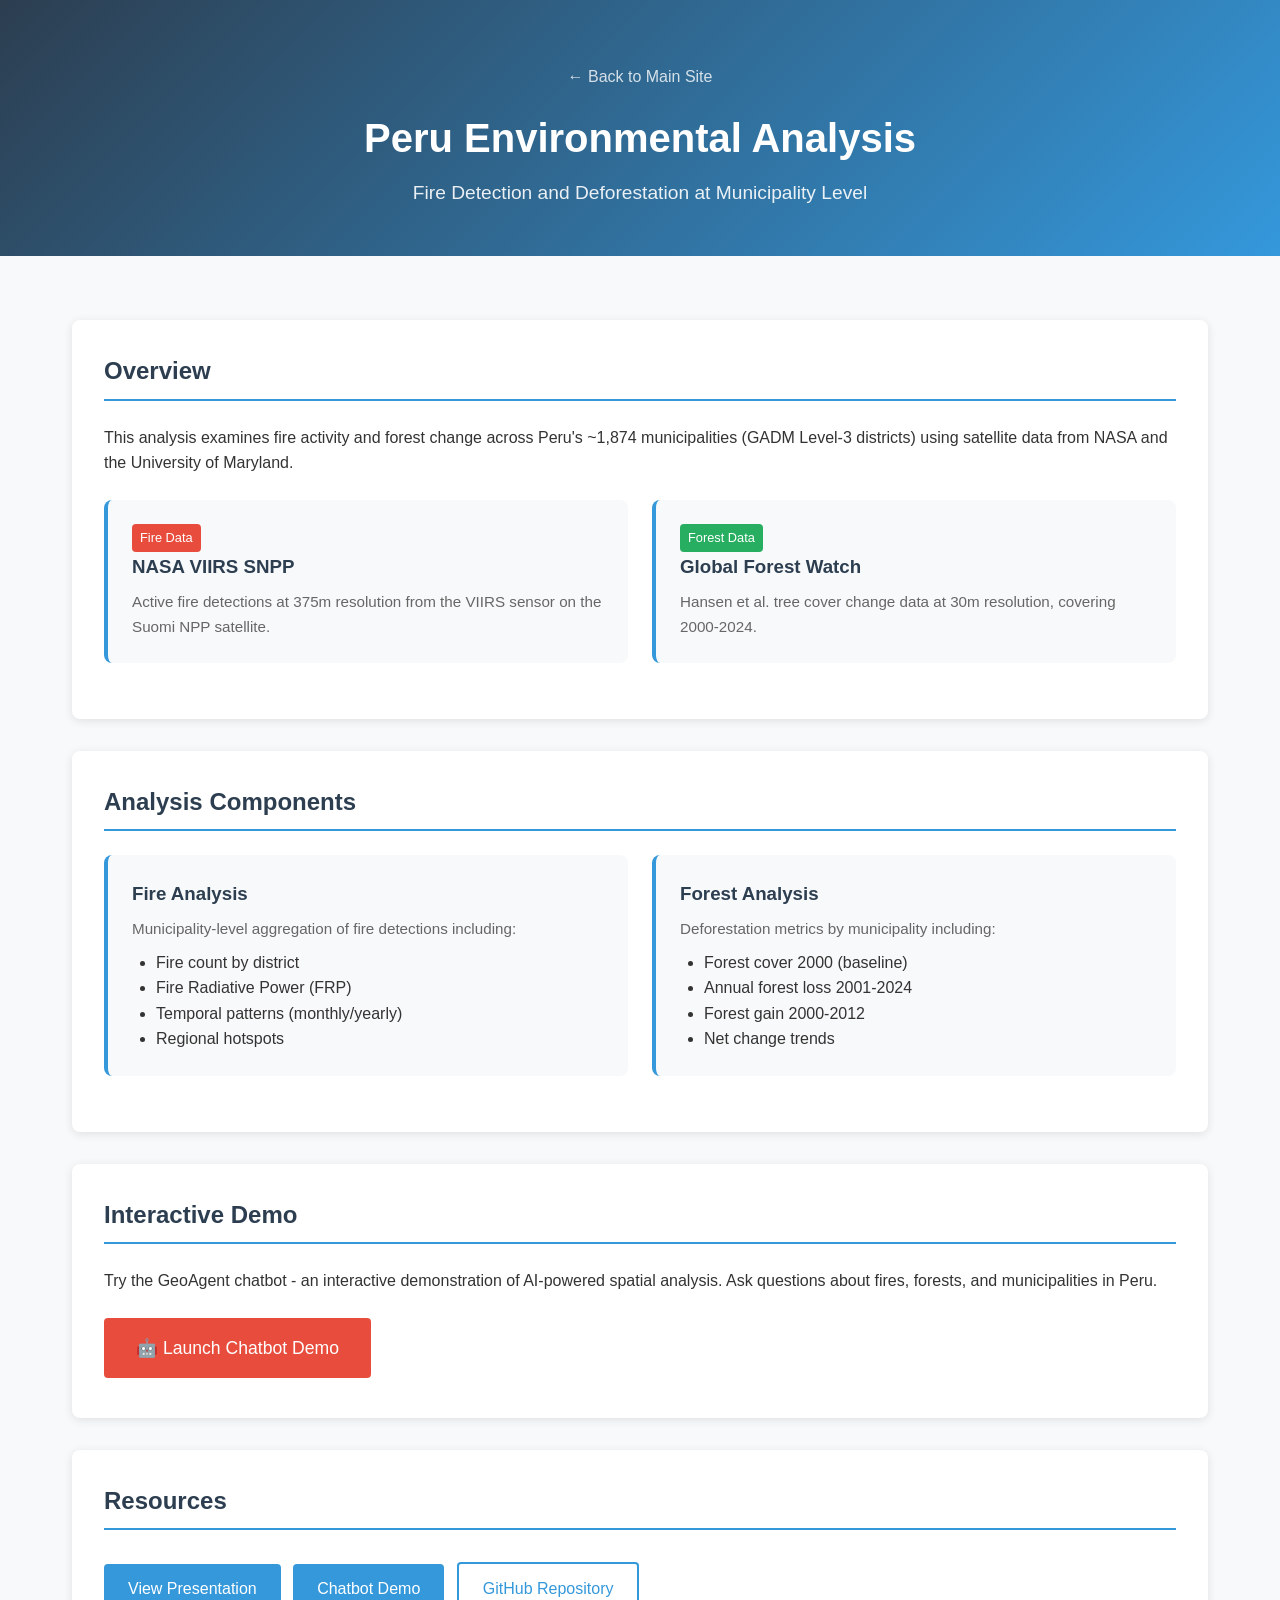
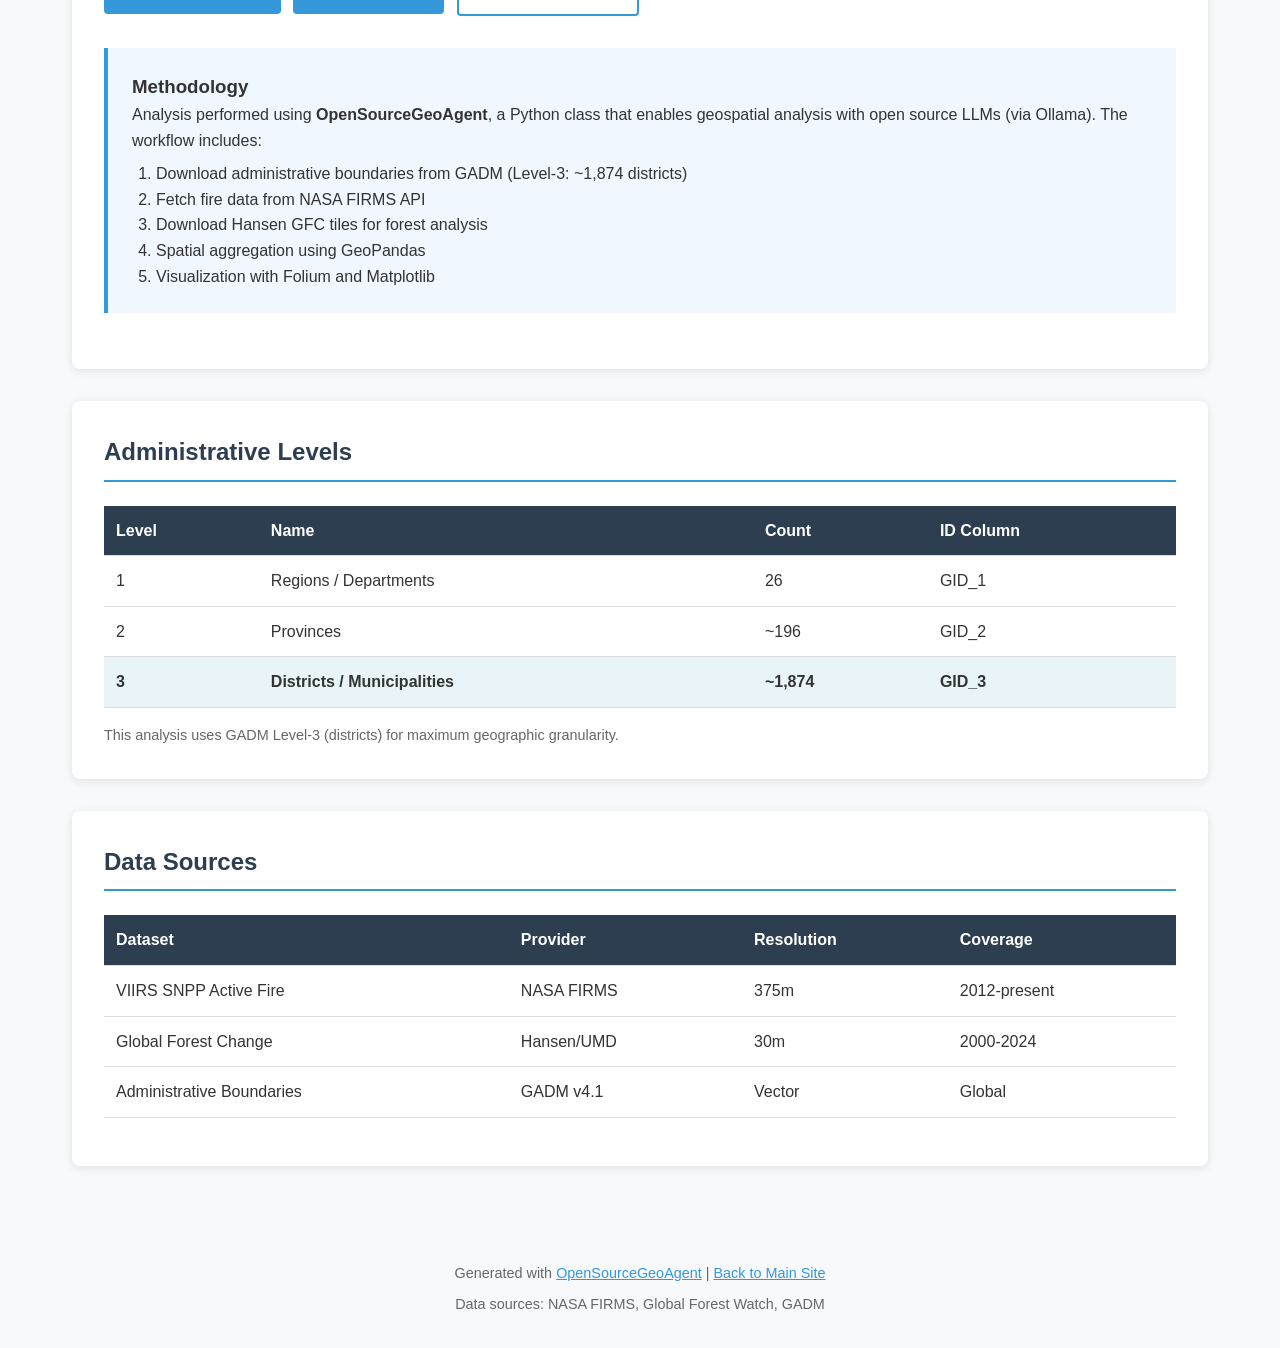
<file: _archive/small_example/index.html>
<!DOCTYPE html>
<html lang="en">
<head>
    <meta charset="UTF-8">
    <meta name="viewport" content="width=device-width, initial-scale=1.0">
    <title>Peru Environmental Analysis | GeoAgent</title>
    <style>
        :root {
            --primary: #2c3e50;
            --secondary: #3498db;
            --accent: #e74c3c;
            --bg: #f8f9fa;
            --text: #333;
        }

        * {
            margin: 0;
            padding: 0;
            box-sizing: border-box;
        }

        body {
            font-family: 'Helvetica Neue', Arial, sans-serif;
            line-height: 1.6;
            color: var(--text);
            background: var(--bg);
        }

        .container {
            max-width: 1200px;
            margin: 0 auto;
            padding: 2rem;
        }

        header {
            background: linear-gradient(135deg, var(--primary), var(--secondary));
            color: white;
            padding: 3rem 2rem;
            text-align: center;
        }

        header h1 {
            font-size: 2.5rem;
            margin-bottom: 0.5rem;
        }

        header p {
            font-size: 1.2rem;
            opacity: 0.9;
        }

        .back-link {
            display: inline-block;
            margin: 1rem 0;
            color: white;
            text-decoration: none;
            opacity: 0.8;
        }

        .back-link:hover {
            opacity: 1;
        }

        .content {
            background: white;
            border-radius: 8px;
            padding: 2rem;
            margin: 2rem 0;
            box-shadow: 0 2px 10px rgba(0,0,0,0.1);
        }

        h2 {
            color: var(--primary);
            border-bottom: 2px solid var(--secondary);
            padding-bottom: 0.5rem;
            margin-bottom: 1.5rem;
        }

        .grid {
            display: grid;
            grid-template-columns: repeat(auto-fit, minmax(300px, 1fr));
            gap: 1.5rem;
            margin: 1.5rem 0;
        }

        .card {
            background: var(--bg);
            border-radius: 8px;
            padding: 1.5rem;
            border-left: 4px solid var(--secondary);
        }

        .card h3 {
            color: var(--primary);
            margin-bottom: 0.5rem;
        }

        .card p {
            font-size: 0.95rem;
            color: #666;
        }

        .stat {
            font-size: 2rem;
            font-weight: bold;
            color: var(--secondary);
        }

        .btn {
            display: inline-block;
            padding: 0.75rem 1.5rem;
            background: var(--secondary);
            color: white;
            text-decoration: none;
            border-radius: 4px;
            margin: 0.5rem 0.5rem 0.5rem 0;
            transition: background 0.3s;
        }

        .btn:hover {
            background: var(--primary);
        }

        .btn-outline {
            background: transparent;
            border: 2px solid var(--secondary);
            color: var(--secondary);
        }

        .btn-outline:hover {
            background: var(--secondary);
            color: white;
        }

        table {
            width: 100%;
            border-collapse: collapse;
            margin: 1rem 0;
        }

        th, td {
            padding: 0.75rem;
            text-align: left;
            border-bottom: 1px solid #ddd;
        }

        th {
            background: var(--primary);
            color: white;
        }

        tr:hover {
            background: #f5f5f5;
        }

        .methodology {
            background: #f0f7ff;
            border-left: 4px solid var(--secondary);
            padding: 1.5rem;
            margin: 1.5rem 0;
        }

        footer {
            text-align: center;
            padding: 2rem;
            color: #666;
            font-size: 0.9rem;
        }

        footer a {
            color: var(--secondary);
        }

        .tag {
            display: inline-block;
            padding: 0.25rem 0.5rem;
            background: var(--secondary);
            color: white;
            border-radius: 4px;
            font-size: 0.8rem;
            margin-right: 0.5rem;
        }

        .tag.fire {
            background: var(--accent);
        }

        .tag.forest {
            background: #27ae60;
        }
    </style>
</head>
<body>
    <header>
        <a href="../" class="back-link">&larr; Back to Main Site</a>
        <h1>Peru Environmental Analysis</h1>
        <p>Fire Detection and Deforestation at Municipality Level</p>
    </header>

    <div class="container">
        <section class="content">
            <h2>Overview</h2>
            <p>
                This analysis examines fire activity and forest change across Peru's ~1,874 municipalities
                (GADM Level-3 districts) using satellite data from NASA and the University of Maryland.
            </p>

            <div class="grid">
                <div class="card">
                    <span class="tag fire">Fire Data</span>
                    <h3>NASA VIIRS SNPP</h3>
                    <p>Active fire detections at 375m resolution from the VIIRS sensor on the Suomi NPP satellite.</p>
                </div>
                <div class="card">
                    <span class="tag forest">Forest Data</span>
                    <h3>Global Forest Watch</h3>
                    <p>Hansen et al. tree cover change data at 30m resolution, covering 2000-2024.</p>
                </div>
            </div>
        </section>

        <section class="content">
            <h2>Analysis Components</h2>

            <div class="grid">
                <div class="card">
                    <h3>Fire Analysis</h3>
                    <p>Municipality-level aggregation of fire detections including:</p>
                    <ul style="margin-top: 0.5rem; margin-left: 1.5rem;">
                        <li>Fire count by district</li>
                        <li>Fire Radiative Power (FRP)</li>
                        <li>Temporal patterns (monthly/yearly)</li>
                        <li>Regional hotspots</li>
                    </ul>
                </div>
                <div class="card">
                    <h3>Forest Analysis</h3>
                    <p>Deforestation metrics by municipality including:</p>
                    <ul style="margin-top: 0.5rem; margin-left: 1.5rem;">
                        <li>Forest cover 2000 (baseline)</li>
                        <li>Annual forest loss 2001-2024</li>
                        <li>Forest gain 2000-2012</li>
                        <li>Net change trends</li>
                    </ul>
                </div>
            </div>
        </section>

        <section class="content">
            <h2>Interactive Demo</h2>
            <p style="margin-bottom: 1rem;">
                Try the GeoAgent chatbot - an interactive demonstration of AI-powered spatial analysis.
                Ask questions about fires, forests, and municipalities in Peru.
            </p>
            <a href="chatbot-demo.html" class="btn" style="background: #e74c3c; font-size: 1.1rem; padding: 1rem 2rem;">
                🤖 Launch Chatbot Demo
            </a>
        </section>

        <section class="content">
            <h2>Resources</h2>

            <a href="slides.html" class="btn">View Presentation</a>
            <a href="chatbot-demo.html" class="btn">Chatbot Demo</a>
            <a href="https://github.com/anzonyquispe/GeoAgent" class="btn btn-outline" target="_blank">GitHub Repository</a>

            <div class="methodology">
                <h3>Methodology</h3>
                <p>
                    Analysis performed using <strong>OpenSourceGeoAgent</strong>, a Python class that enables
                    geospatial analysis with open source LLMs (via Ollama). The workflow includes:
                </p>
                <ol style="margin-top: 0.5rem; margin-left: 1.5rem;">
                    <li>Download administrative boundaries from GADM (Level-3: ~1,874 districts)</li>
                    <li>Fetch fire data from NASA FIRMS API</li>
                    <li>Download Hansen GFC tiles for forest analysis</li>
                    <li>Spatial aggregation using GeoPandas</li>
                    <li>Visualization with Folium and Matplotlib</li>
                </ol>
            </div>
        </section>

        <section class="content">
            <h2>Administrative Levels</h2>

            <table>
                <thead>
                    <tr>
                        <th>Level</th>
                        <th>Name</th>
                        <th>Count</th>
                        <th>ID Column</th>
                    </tr>
                </thead>
                <tbody>
                    <tr>
                        <td>1</td>
                        <td>Regions / Departments</td>
                        <td>26</td>
                        <td>GID_1</td>
                    </tr>
                    <tr>
                        <td>2</td>
                        <td>Provinces</td>
                        <td>~196</td>
                        <td>GID_2</td>
                    </tr>
                    <tr style="background: #e8f4f8;">
                        <td><strong>3</strong></td>
                        <td><strong>Districts / Municipalities</strong></td>
                        <td><strong>~1,874</strong></td>
                        <td><strong>GID_3</strong></td>
                    </tr>
                </tbody>
            </table>
            <p style="margin-top: 1rem; font-size: 0.9rem; color: #666;">
                This analysis uses GADM Level-3 (districts) for maximum geographic granularity.
            </p>
        </section>

        <section class="content">
            <h2>Data Sources</h2>

            <table>
                <thead>
                    <tr>
                        <th>Dataset</th>
                        <th>Provider</th>
                        <th>Resolution</th>
                        <th>Coverage</th>
                    </tr>
                </thead>
                <tbody>
                    <tr>
                        <td>VIIRS SNPP Active Fire</td>
                        <td>NASA FIRMS</td>
                        <td>375m</td>
                        <td>2012-present</td>
                    </tr>
                    <tr>
                        <td>Global Forest Change</td>
                        <td>Hansen/UMD</td>
                        <td>30m</td>
                        <td>2000-2024</td>
                    </tr>
                    <tr>
                        <td>Administrative Boundaries</td>
                        <td>GADM v4.1</td>
                        <td>Vector</td>
                        <td>Global</td>
                    </tr>
                </tbody>
            </table>
        </section>
    </div>

    <footer>
        <p>
            Generated with <a href="https://github.com/anzonyquispe/GeoAgent" target="_blank">OpenSourceGeoAgent</a>
            | <a href="../">Back to Main Site</a>
        </p>
        <p style="margin-top: 0.5rem;">
            Data sources: NASA FIRMS, Global Forest Watch, GADM
        </p>
    </footer>
</body>
</html>
</file>
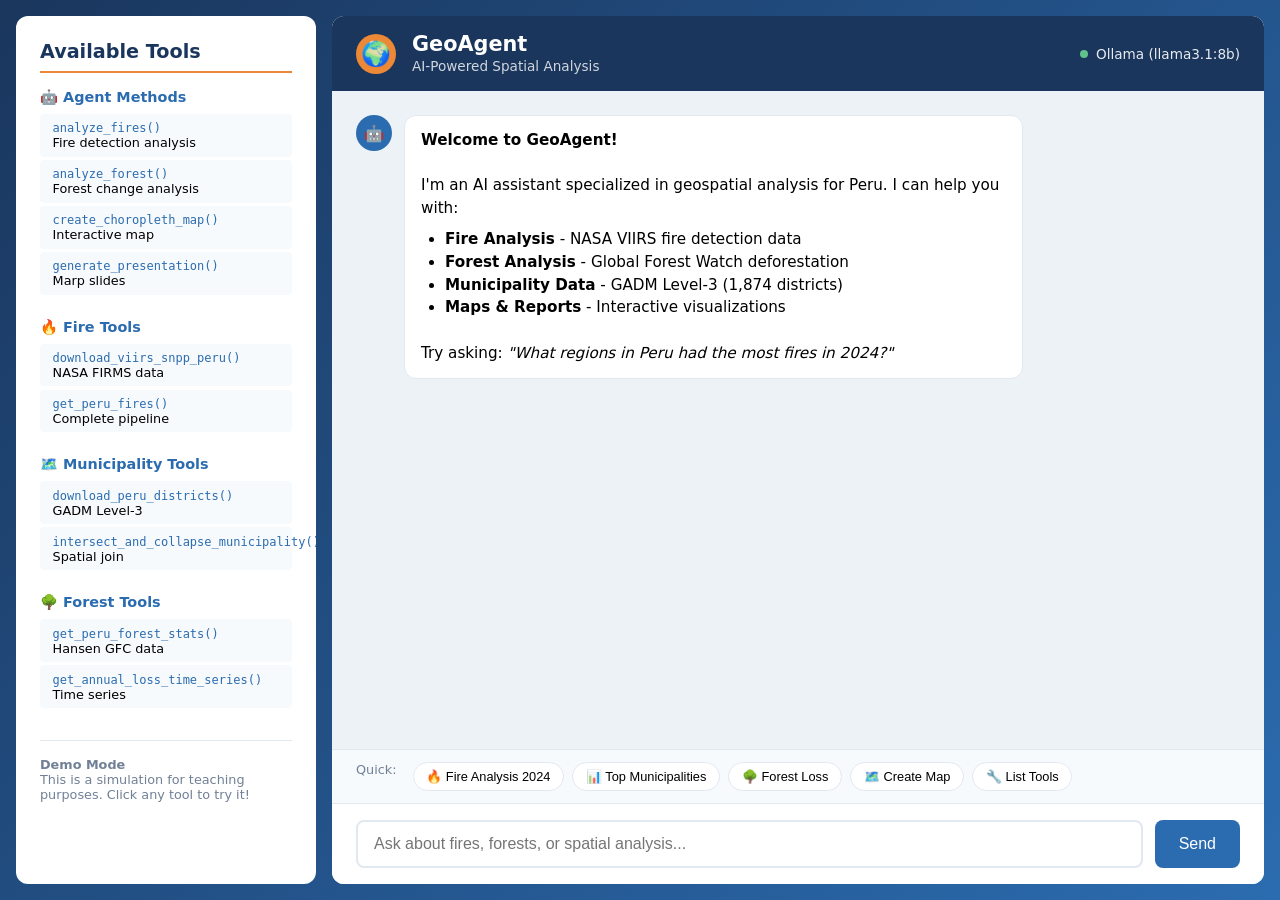
<file: _archive/small_example/chatbot-demo.html>
<!DOCTYPE html>
<html lang="en">
<head>
    <meta charset="UTF-8">
    <meta name="viewport" content="width=device-width, initial-scale=1.0">
    <title>GeoAgent Chatbot Demo</title>
    <style>
        :root {
            --primary: #1a365d;
            --secondary: #2b6cb0;
            --accent: #ed8936;
            --success: #38a169;
            --bg: #f7fafc;
            --chat-bg: #edf2f7;
        }

        * { margin: 0; padding: 0; box-sizing: border-box; }

        body {
            font-family: 'Segoe UI', system-ui, sans-serif;
            background: linear-gradient(135deg, #1a365d 0%, #2b6cb0 100%);
            min-height: 100vh;
            padding: 1rem;
        }

        .container {
            max-width: 1400px;
            margin: 0 auto;
            display: grid;
            grid-template-columns: 300px 1fr;
            gap: 1rem;
            height: calc(100vh - 2rem);
        }

        /* Sidebar */
        .sidebar {
            background: white;
            border-radius: 12px;
            padding: 1.5rem;
            overflow-y: auto;
        }

        .sidebar h2 {
            color: var(--primary);
            font-size: 1.2rem;
            margin-bottom: 1rem;
            padding-bottom: 0.5rem;
            border-bottom: 2px solid var(--accent);
        }

        .tool-category {
            margin-bottom: 1.5rem;
        }

        .tool-category h3 {
            color: var(--secondary);
            font-size: 0.9rem;
            margin-bottom: 0.5rem;
            display: flex;
            align-items: center;
            gap: 0.5rem;
        }

        .tool-list {
            list-style: none;
        }

        .tool-list li {
            font-size: 0.8rem;
            padding: 0.4rem 0.6rem;
            margin: 0.2rem 0;
            background: var(--bg);
            border-radius: 4px;
            cursor: pointer;
            transition: all 0.2s;
            border-left: 3px solid transparent;
        }

        .tool-list li:hover {
            background: #e2e8f0;
            border-left-color: var(--accent);
        }

        .tool-list li code {
            color: var(--secondary);
            font-size: 0.75rem;
        }

        /* Main Chat Area */
        .chat-container {
            background: white;
            border-radius: 12px;
            display: flex;
            flex-direction: column;
            overflow: hidden;
        }

        .chat-header {
            background: var(--primary);
            color: white;
            padding: 1rem 1.5rem;
            display: flex;
            align-items: center;
            gap: 1rem;
        }

        .chat-header .logo {
            width: 40px;
            height: 40px;
            background: var(--accent);
            border-radius: 50%;
            display: flex;
            align-items: center;
            justify-content: center;
            font-size: 1.5rem;
        }

        .chat-header h1 {
            font-size: 1.3rem;
            font-weight: 600;
        }

        .chat-header .status {
            margin-left: auto;
            font-size: 0.85rem;
            opacity: 0.9;
            display: flex;
            align-items: center;
            gap: 0.5rem;
        }

        .status-dot {
            width: 8px;
            height: 8px;
            background: #68d391;
            border-radius: 50%;
            animation: pulse 2s infinite;
        }

        @keyframes pulse {
            0%, 100% { opacity: 1; }
            50% { opacity: 0.5; }
        }

        .chat-messages {
            flex: 1;
            overflow-y: auto;
            padding: 1.5rem;
            background: var(--chat-bg);
        }

        .message {
            margin-bottom: 1rem;
            display: flex;
            gap: 0.75rem;
            animation: fadeIn 0.3s ease;
        }

        @keyframes fadeIn {
            from { opacity: 0; transform: translateY(10px); }
            to { opacity: 1; transform: translateY(0); }
        }

        .message.user {
            flex-direction: row-reverse;
        }

        .message-avatar {
            width: 36px;
            height: 36px;
            border-radius: 50%;
            display: flex;
            align-items: center;
            justify-content: center;
            font-size: 1rem;
            flex-shrink: 0;
        }

        .message.assistant .message-avatar {
            background: var(--secondary);
            color: white;
        }

        .message.user .message-avatar {
            background: var(--accent);
            color: white;
        }

        .message-content {
            max-width: 70%;
            padding: 0.8rem 1rem;
            border-radius: 12px;
            font-size: 0.95rem;
            line-height: 1.5;
        }

        .message.assistant .message-content {
            background: white;
            border: 1px solid #e2e8f0;
        }

        .message.user .message-content {
            background: var(--primary);
            color: white;
        }

        .message-content pre {
            background: #2d3748;
            color: #e2e8f0;
            padding: 0.8rem;
            border-radius: 6px;
            overflow-x: auto;
            font-size: 0.8rem;
            margin: 0.5rem 0;
        }

        .message-content code {
            background: #edf2f7;
            padding: 0.1rem 0.3rem;
            border-radius: 3px;
            font-size: 0.85rem;
            color: var(--secondary);
        }

        .message-content table {
            width: 100%;
            border-collapse: collapse;
            margin: 0.5rem 0;
            font-size: 0.85rem;
        }

        .message-content th, .message-content td {
            padding: 0.4rem 0.6rem;
            border: 1px solid #e2e8f0;
            text-align: left;
        }

        .message-content th {
            background: var(--primary);
            color: white;
        }

        .tool-call {
            background: #fef3c7;
            border: 1px solid #f59e0b;
            border-radius: 6px;
            padding: 0.6rem;
            margin: 0.5rem 0;
            font-size: 0.85rem;
        }

        .tool-call .tool-name {
            color: #b45309;
            font-weight: 600;
        }

        .stat-box {
            display: inline-block;
            background: var(--bg);
            padding: 0.5rem 1rem;
            border-radius: 6px;
            margin: 0.3rem;
            text-align: center;
        }

        .stat-box .number {
            font-size: 1.5rem;
            font-weight: bold;
            color: var(--accent);
        }

        .stat-box .label {
            font-size: 0.75rem;
            color: #718096;
        }

        /* Input Area */
        .chat-input {
            padding: 1rem 1.5rem;
            background: white;
            border-top: 1px solid #e2e8f0;
            display: flex;
            gap: 0.75rem;
        }

        .chat-input input {
            flex: 1;
            padding: 0.8rem 1rem;
            border: 2px solid #e2e8f0;
            border-radius: 8px;
            font-size: 1rem;
            outline: none;
            transition: border-color 0.2s;
        }

        .chat-input input:focus {
            border-color: var(--secondary);
        }

        .chat-input button {
            padding: 0.8rem 1.5rem;
            background: var(--secondary);
            color: white;
            border: none;
            border-radius: 8px;
            font-size: 1rem;
            cursor: pointer;
            transition: background 0.2s;
        }

        .chat-input button:hover {
            background: var(--primary);
        }

        /* Quick Actions */
        .quick-actions {
            padding: 0.75rem 1.5rem;
            background: #f7fafc;
            border-top: 1px solid #e2e8f0;
            display: flex;
            gap: 0.5rem;
            flex-wrap: wrap;
        }

        .quick-action {
            padding: 0.4rem 0.8rem;
            background: white;
            border: 1px solid #e2e8f0;
            border-radius: 20px;
            font-size: 0.8rem;
            cursor: pointer;
            transition: all 0.2s;
        }

        .quick-action:hover {
            background: var(--secondary);
            color: white;
            border-color: var(--secondary);
        }

        /* Typing Indicator */
        .typing {
            display: flex;
            gap: 4px;
            padding: 0.5rem;
        }

        .typing span {
            width: 8px;
            height: 8px;
            background: #a0aec0;
            border-radius: 50%;
            animation: bounce 1.4s infinite ease-in-out;
        }

        .typing span:nth-child(1) { animation-delay: -0.32s; }
        .typing span:nth-child(2) { animation-delay: -0.16s; }

        @keyframes bounce {
            0%, 80%, 100% { transform: scale(0); }
            40% { transform: scale(1); }
        }

        /* Responsive */
        @media (max-width: 900px) {
            .container {
                grid-template-columns: 1fr;
            }
            .sidebar {
                display: none;
            }
        }
    </style>
</head>
<body>
    <div class="container">
        <!-- Sidebar with Tools -->
        <div class="sidebar">
            <h2>Available Tools</h2>

            <div class="tool-category">
                <h3>🤖 Agent Methods</h3>
                <ul class="tool-list">
                    <li onclick="insertQuery('Analyze fires in Peru for 2024')"><code>analyze_fires()</code><br>Fire detection analysis</li>
                    <li onclick="insertQuery('What is the forest loss in Peru?')"><code>analyze_forest()</code><br>Forest change analysis</li>
                    <li onclick="insertQuery('Create a map of fires')"><code>create_choropleth_map()</code><br>Interactive map</li>
                    <li onclick="insertQuery('Generate a presentation')"><code>generate_presentation()</code><br>Marp slides</li>
                </ul>
            </div>

            <div class="tool-category">
                <h3>🔥 Fire Tools</h3>
                <ul class="tool-list">
                    <li onclick="insertQuery('Download fire data for 2023')"><code>download_viirs_snpp_peru()</code><br>NASA FIRMS data</li>
                    <li onclick="insertQuery('What regions had the most fires?')"><code>get_peru_fires()</code><br>Complete pipeline</li>
                </ul>
            </div>

            <div class="tool-category">
                <h3>🗺️ Municipality Tools</h3>
                <ul class="tool-list">
                    <li onclick="insertQuery('Download Peru district boundaries')"><code>download_peru_districts()</code><br>GADM Level-3</li>
                    <li onclick="insertQuery('Aggregate fires by municipality')"><code>intersect_and_collapse_municipality()</code><br>Spatial join</li>
                </ul>
            </div>

            <div class="tool-category">
                <h3>🌳 Forest Tools</h3>
                <ul class="tool-list">
                    <li onclick="insertQuery('Calculate forest loss by region')"><code>get_peru_forest_stats()</code><br>Hansen GFC data</li>
                    <li onclick="insertQuery('Show annual deforestation trend')"><code>get_annual_loss_time_series()</code><br>Time series</li>
                </ul>
            </div>

            <div style="margin-top: 2rem; padding-top: 1rem; border-top: 1px solid #e2e8f0;">
                <p style="font-size: 0.8rem; color: #718096;">
                    <strong>Demo Mode</strong><br>
                    This is a simulation for teaching purposes. Click any tool to try it!
                </p>
            </div>
        </div>

        <!-- Chat Area -->
        <div class="chat-container">
            <div class="chat-header">
                <div class="logo">🌍</div>
                <div>
                    <h1>GeoAgent</h1>
                    <span style="font-size: 0.85rem; opacity: 0.8;">AI-Powered Spatial Analysis</span>
                </div>
                <div class="status">
                    <span class="status-dot"></span>
                    Ollama (llama3.1:8b)
                </div>
            </div>

            <div class="chat-messages" id="chatMessages">
                <!-- Welcome Message -->
                <div class="message assistant">
                    <div class="message-avatar">🤖</div>
                    <div class="message-content">
                        <strong>Welcome to GeoAgent!</strong><br><br>
                        I'm an AI assistant specialized in geospatial analysis for Peru. I can help you with:
                        <ul style="margin: 0.5rem 0 0 1.5rem;">
                            <li><strong>Fire Analysis</strong> - NASA VIIRS fire detection data</li>
                            <li><strong>Forest Analysis</strong> - Global Forest Watch deforestation</li>
                            <li><strong>Municipality Data</strong> - GADM Level-3 (1,874 districts)</li>
                            <li><strong>Maps & Reports</strong> - Interactive visualizations</li>
                        </ul>
                        <br>
                        Try asking: <em>"What regions in Peru had the most fires in 2024?"</em>
                    </div>
                </div>
            </div>

            <div class="quick-actions">
                <span style="font-size: 0.8rem; color: #718096; margin-right: 0.5rem;">Quick:</span>
                <button class="quick-action" onclick="sendMessage('Analyze fires in Peru for 2024')">🔥 Fire Analysis 2024</button>
                <button class="quick-action" onclick="sendMessage('What municipalities had the most fires?')">📊 Top Municipalities</button>
                <button class="quick-action" onclick="sendMessage('Show forest loss by region')">🌳 Forest Loss</button>
                <button class="quick-action" onclick="sendMessage('Create a choropleth map')">🗺️ Create Map</button>
                <button class="quick-action" onclick="sendMessage('What tools are available?')">🔧 List Tools</button>
            </div>

            <div class="chat-input">
                <input type="text" id="userInput" placeholder="Ask about fires, forests, or spatial analysis..."
                       onkeypress="if(event.key==='Enter') sendMessage()">
                <button onclick="sendMessage()">Send</button>
            </div>
        </div>
    </div>

    <script>
        // Simulated responses database
        const responses = {
            'fire': {
                toolCall: 'analyze_fires(year=2024)',
                thinking: ['Downloading VIIRS data from NASA FIRMS...', 'Cleaning and converting to GeoDataFrame...', 'Loading municipality boundaries (GADM Level-3)...', 'Aggregating 99,932 fires by municipality...'],
                response: `
                    <strong>Fire Analysis Complete for Peru 2024</strong>
                    <div style="display: flex; gap: 1rem; margin: 1rem 0;">
                        <div class="stat-box"><div class="number">99,932</div><div class="label">Fire Detections</div></div>
                        <div class="stat-box"><div class="number">1,499</div><div class="label">Municipalities</div></div>
                        <div class="stat-box"><div class="number">26</div><div class="label">Regions</div></div>
                    </div>
                    <table>
                        <tr><th>Region</th><th>Fires</th><th>% of Total</th></tr>
                        <tr><td>Ucayali</td><td>18,532</td><td>18.5%</td></tr>
                        <tr><td>San Martín</td><td>12,842</td><td>12.9%</td></tr>
                        <tr><td>Loreto</td><td>11,764</td><td>11.8%</td></tr>
                        <tr><td>Madre de Dios</td><td>9,592</td><td>9.6%</td></tr>
                        <tr><td>Huánuco</td><td>9,581</td><td>9.6%</td></tr>
                    </table>
                    <br><strong>Policy Insight:</strong> Amazon regions account for 62% of fires. Consider targeting firefighting resources and prevention programs in Ucayali and San Martín.
                `
            },
            'municipality': {
                toolCall: 'intersect_and_collapse_municipality(fires_gdf, districts)',
                thinking: ['Loading GADM Level-3 boundaries...', 'Performing spatial join...', 'Aggregating by GID_3...'],
                response: `
                    <strong>Top 10 Districts by Fire Count (2024)</strong>
                    <table>
                        <tr><th>Rank</th><th>District</th><th>Region</th><th>Fires</th></tr>
                        <tr><td>1</td><td>Nueva Requena</td><td>Ucayali</td><td>3,763</td></tr>
                        <tr><td>2</td><td>Callaria</td><td>Ucayali</td><td>2,282</td></tr>
                        <tr><td>3</td><td>Iberia</td><td>Madre de Dios</td><td>2,159</td></tr>
                        <tr><td>4</td><td>Irazola</td><td>Ucayali</td><td>1,907</td></tr>
                        <tr><td>5</td><td>Campo Verde</td><td>Ucayali</td><td>1,760</td></tr>
                        <tr><td>6</td><td>Masisea</td><td>Ucayali</td><td>1,752</td></tr>
                        <tr><td>7</td><td>Raymondi</td><td>Ucayali</td><td>1,727</td></tr>
                        <tr><td>8</td><td>Inapari</td><td>Madre de Dios</td><td>1,660</td></tr>
                        <tr><td>9</td><td>Tahuamanu</td><td>Madre de Dios</td><td>1,507</td></tr>
                        <tr><td>10</td><td>Puerto Bermúdez</td><td>Pasco</td><td>1,498</td></tr>
                    </table>
                    <br>Using <strong>GADM Level-3</strong> provides 70x more granularity than regional analysis (~1,874 districts vs 26 regions).
                `
            },
            'forest': {
                toolCall: 'get_peru_forest_stats(threshold=30)',
                thinking: ['Downloading Hansen GFC tiles...', 'Processing treecover2000 layer...', 'Calculating loss by year...', 'Aggregating by municipality...'],
                response: `
                    <strong>Forest Analysis - Global Forest Watch Data</strong>
                    <div style="display: flex; gap: 1rem; margin: 1rem 0;">
                        <div class="stat-box"><div class="number">72.3M</div><div class="label">Forest Area 2000 (ha)</div></div>
                        <div class="stat-box"><div class="number">2.8M</div><div class="label">Total Loss (ha)</div></div>
                        <div class="stat-box"><div class="number">3.9%</div><div class="label">Loss Rate</div></div>
                    </div>
                    <table>
                        <tr><th>Region</th><th>Forest 2000</th><th>Loss 2001-2024</th><th>Loss %</th></tr>
                        <tr><td>Loreto</td><td>35.2M ha</td><td>412,000 ha</td><td>1.2%</td></tr>
                        <tr><td>Ucayali</td><td>9.8M ha</td><td>523,000 ha</td><td>5.3%</td></tr>
                        <tr><td>Madre de Dios</td><td>8.1M ha</td><td>198,000 ha</td><td>2.4%</td></tr>
                        <tr><td>San Martín</td><td>4.2M ha</td><td>385,000 ha</td><td>9.2%</td></tr>
                        <tr><td>Huánuco</td><td>2.1M ha</td><td>267,000 ha</td><td>12.7%</td></tr>
                    </table>
                    <br><strong>Insight:</strong> San Martín and Huánuco show highest deforestation rates despite smaller forest areas.
                `
            },
            'map': {
                toolCall: 'create_choropleth_map(fires, "n_fires", "Fire Count")',
                thinking: ['Creating Folium map...', 'Adding choropleth layer...', 'Adding tooltips...', 'Saving to HTML...'],
                response: `
                    <strong>Choropleth Map Created</strong><br><br>
                    Map saved to: <code>./output/map_n_fires_2024-02-24.html</code>
                    <br><br>
                    <div style="background: #edf2f7; padding: 1rem; border-radius: 6px; text-align: center;">
                        🗺️ <strong>Interactive Map Features:</strong>
                        <ul style="text-align: left; margin: 0.5rem 0 0 1.5rem;">
                            <li>Hover for municipality details</li>
                            <li>Color scale: Yellow (low) → Red (high)</li>
                            <li>Zoom and pan controls</li>
                            <li>Layer toggle for base maps</li>
                        </ul>
                    </div>
                    <br>
                    <em>In a live demo, the map would open in a new browser tab.</em>
                `
            },
            'tools': {
                toolCall: null,
                thinking: [],
                response: `
                    <strong>Available GeoAgent Tools</strong><br><br>
                    <strong>🤖 Agent Methods (6):</strong>
                    <ul style="margin: 0.3rem 0 0.8rem 1.5rem; font-size: 0.9rem;">
                        <li><code>analyze_fires(year)</code> - NASA VIIRS fire analysis</li>
                        <li><code>analyze_forest()</code> - Global Forest Watch analysis</li>
                        <li><code>create_choropleth_map()</code> - Interactive Folium map</li>
                        <li><code>generate_presentation()</code> - Marp slides</li>
                        <li><code>chat(message)</code> - Natural language interface</li>
                        <li><code>run_workflow(name)</code> - Predefined pipelines</li>
                    </ul>
                    <strong>🔥 Fire Tools (5):</strong>
                    <ul style="margin: 0.3rem 0 0.8rem 1.5rem; font-size: 0.9rem;">
                        <li><code>download_viirs_snpp_peru(year)</code></li>
                        <li><code>fires_clean(df)</code></li>
                        <li><code>intersect_and_collapse_fires_peru()</code></li>
                        <li><code>get_peru_fires(year)</code></li>
                    </ul>
                    <strong>🗺️ Municipality Tools (5):</strong>
                    <ul style="margin: 0.3rem 0 0.8rem 1.5rem; font-size: 0.9rem;">
                        <li><code>download_gadm_boundaries(iso3, level)</code></li>
                        <li><code>download_peru_districts()</code></li>
                        <li><code>intersect_and_collapse_municipality()</code></li>
                        <li><code>aggregate_points_by_district()</code></li>
                    </ul>
                    <strong>🌳 Forest Tools (6):</strong>
                    <ul style="margin: 0.3rem 0 0.8rem 1.5rem; font-size: 0.9rem;">
                        <li><code>download_hansen_tile(tile, layer)</code></li>
                        <li><code>get_peru_forest_stats()</code></li>
                        <li><code>summarize_forest_loss_by_region()</code></li>
                        <li><code>get_annual_loss_time_series()</code></li>
                    </ul>
                `
            },
            'download': {
                toolCall: 'download_peru_districts()',
                thinking: ['Fetching from GADM database...', 'Parsing GeoJSON...', 'Creating GeoDataFrame...'],
                response: `
                    <strong>Peru District Boundaries Downloaded</strong>
                    <pre>GeoDataFrame: 1,815 rows × 16 columns

Columns:
- GID_3: District ID (e.g., "PER.1.1.1_1")
- NAME_3: District name
- GID_2, NAME_2: Province info
- GID_1, NAME_1: Region info
- geometry: MultiPolygon

CRS: EPSG:4326 (WGS84)</pre>
                    Data source: <code>geodata.ucdavis.edu/gadm/gadm4.1/json/gadm41_PER_3.json</code>
                `
            },
            'trend': {
                toolCall: 'get_annual_loss_time_series(forest_gdf)',
                thinking: ['Extracting loss_by_year from municipalities...', 'Aggregating annual totals...'],
                response: `
                    <strong>Annual Deforestation Trend (2001-2024)</strong>
                    <table>
                        <tr><th>Year</th><th>Loss (ha)</th><th>Change</th></tr>
                        <tr><td>2020</td><td>203,000</td><td>+15%</td></tr>
                        <tr><td>2021</td><td>187,000</td><td>-8%</td></tr>
                        <tr><td>2022</td><td>195,000</td><td>+4%</td></tr>
                        <tr><td>2023</td><td>178,000</td><td>-9%</td></tr>
                        <tr><td>2024</td><td>156,000</td><td>-12%</td></tr>
                    </table>
                    <br><strong>Trend:</strong> Deforestation has decreased 23% since 2020 peak, but remains elevated compared to pre-2015 levels.
                `
            }
        };

        function insertQuery(text) {
            document.getElementById('userInput').value = text;
            document.getElementById('userInput').focus();
        }

        function addMessage(content, isUser = false) {
            const messagesDiv = document.getElementById('chatMessages');
            const message = document.createElement('div');
            message.className = `message ${isUser ? 'user' : 'assistant'}`;
            message.innerHTML = `
                <div class="message-avatar">${isUser ? '👤' : '🤖'}</div>
                <div class="message-content">${content}</div>
            `;
            messagesDiv.appendChild(message);
            messagesDiv.scrollTop = messagesDiv.scrollHeight;
        }

        function addTypingIndicator() {
            const messagesDiv = document.getElementById('chatMessages');
            const typing = document.createElement('div');
            typing.className = 'message assistant';
            typing.id = 'typingIndicator';
            typing.innerHTML = `
                <div class="message-avatar">🤖</div>
                <div class="message-content">
                    <div class="typing">
                        <span></span><span></span><span></span>
                    </div>
                </div>
            `;
            messagesDiv.appendChild(typing);
            messagesDiv.scrollTop = messagesDiv.scrollHeight;
        }

        function removeTypingIndicator() {
            const typing = document.getElementById('typingIndicator');
            if (typing) typing.remove();
        }

        function getResponse(query) {
            const q = query.toLowerCase();

            if (q.includes('fire') && (q.includes('2024') || q.includes('analyz') || q.includes('region'))) {
                return responses.fire;
            } else if (q.includes('municipality') || q.includes('district') || q.includes('top')) {
                return responses.municipality;
            } else if (q.includes('forest') || q.includes('deforest') || q.includes('loss')) {
                if (q.includes('trend') || q.includes('annual') || q.includes('time')) {
                    return responses.trend;
                }
                return responses.forest;
            } else if (q.includes('map') || q.includes('choropleth') || q.includes('visual')) {
                return responses.map;
            } else if (q.includes('tool') || q.includes('available') || q.includes('help') || q.includes('what can')) {
                return responses.tools;
            } else if (q.includes('download') || q.includes('boundary') || q.includes('gadm')) {
                return responses.download;
            } else {
                return {
                    toolCall: null,
                    thinking: [],
                    response: `I understand you're asking about: "<em>${query}</em>"<br><br>
                    I can help with:<br>
                    • <strong>Fire analysis</strong> - Try "Analyze fires in Peru for 2024"<br>
                    • <strong>Forest data</strong> - Try "Show forest loss by region"<br>
                    • <strong>Maps</strong> - Try "Create a choropleth map"<br>
                    • <strong>Tools</strong> - Try "What tools are available?"<br><br>
                    Click any quick action below or ask a more specific question!`
                };
            }
        }

        async function sendMessage(text = null) {
            const input = document.getElementById('userInput');
            const query = text || input.value.trim();

            if (!query) return;

            // Add user message
            addMessage(query, true);
            input.value = '';

            // Add typing indicator
            addTypingIndicator();

            // Get response
            const response = getResponse(query);

            // Simulate thinking process
            await new Promise(r => setTimeout(r, 500));

            if (response.toolCall) {
                removeTypingIndicator();
                addMessage(`<div class="tool-call">🔧 <span class="tool-name">Calling tool:</span> <code>${response.toolCall}</code></div>`);
                addTypingIndicator();

                for (const step of response.thinking) {
                    await new Promise(r => setTimeout(r, 400));
                    removeTypingIndicator();
                    addMessage(`<em style="color: #718096;">⏳ ${step}</em>`);
                    addTypingIndicator();
                }
            }

            await new Promise(r => setTimeout(r, 600));
            removeTypingIndicator();
            addMessage(response.response);
        }
    </script>
</body>
</html>
</file>
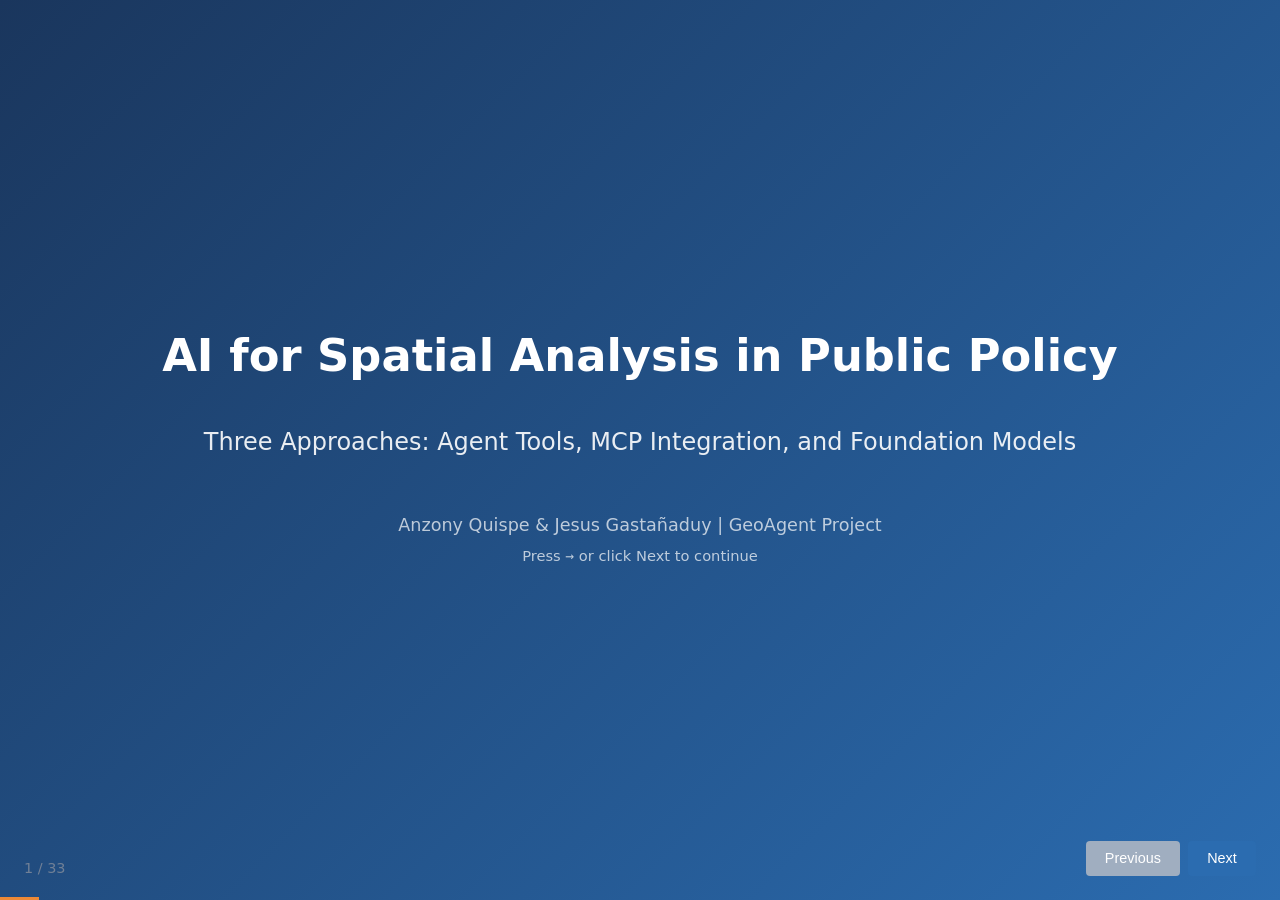
<file: _archive/small_example/slides.html>
<!DOCTYPE html>
<html lang="en">
<head>
    <meta charset="UTF-8">
    <meta name="viewport" content="width=device-width, initial-scale=1.0">
    <title>AI for Spatial Analysis in Public Policy</title>
    <style>
        :root {
            --primary: #1a365d;
            --secondary: #2b6cb0;
            --accent: #ed8936;
            --success: #38a169;
            --bg: #f7fafc;
        }

        * { margin: 0; padding: 0; box-sizing: border-box; }

        body {
            font-family: 'Segoe UI', system-ui, sans-serif;
            background: #1a202c;
            color: #2d3748;
            overflow: hidden;
        }

        .slide {
            display: none;
            width: 100vw;
            height: 100vh;
            padding: 3rem 4rem;
            background: white;
            position: absolute;
            top: 0;
            left: 0;
            overflow-y: auto;
        }

        .slide.active { display: flex; flex-direction: column; }

        h1 {
            color: var(--primary);
            font-size: 2.2rem;
            border-left: 5px solid var(--accent);
            padding-left: 1rem;
            margin-bottom: 1.5rem;
        }

        h2 { color: var(--secondary); font-size: 1.4rem; margin: 1rem 0 0.5rem; }
        h3 { color: var(--primary); font-size: 1.1rem; margin: 0.8rem 0 0.4rem; }

        p, li { font-size: 1.1rem; line-height: 1.7; }
        ul, ol { margin-left: 1.5rem; margin-bottom: 1rem; }

        .title-slide {
            justify-content: center;
            align-items: center;
            text-align: center;
            background: linear-gradient(135deg, var(--primary), var(--secondary));
            color: white;
        }

        .title-slide h1 {
            font-size: 2.8rem;
            border: none;
            padding: 0;
            color: white;
        }

        .title-slide .subtitle {
            font-size: 1.5rem;
            opacity: 0.9;
            margin-top: 1rem;
        }

        .section-title {
            background: linear-gradient(135deg, var(--secondary), #4299e1);
            color: white;
            justify-content: center;
            align-items: center;
            text-align: center;
        }

        .section-title h1 {
            font-size: 2.5rem;
            border: none;
            color: white;
        }

        .section-title .section-number {
            font-size: 4rem;
            opacity: 0.3;
            margin-bottom: 1rem;
        }

        .columns { display: grid; grid-template-columns: 1fr 1fr; gap: 2rem; margin: 1rem 0; }
        .columns-3 { display: grid; grid-template-columns: 1fr 1fr 1fr; gap: 1.5rem; }

        .card {
            background: var(--bg);
            padding: 1.2rem;
            border-radius: 8px;
            border-left: 4px solid var(--secondary);
        }

        .card.accent { border-left-color: var(--accent); }
        .card.success { border-left-color: var(--success); }

        .code-block {
            background: #2d3748;
            color: #e2e8f0;
            padding: 1rem;
            border-radius: 6px;
            font-family: 'Monaco', 'Consolas', monospace;
            font-size: 0.85rem;
            overflow-x: auto;
            margin: 0.5rem 0;
        }

        .diagram {
            background: #edf2f7;
            padding: 1.5rem;
            border-radius: 8px;
            text-align: center;
            margin: 1rem 0;
        }

        .diagram .flow {
            display: flex;
            align-items: center;
            justify-content: center;
            gap: 0.5rem;
            flex-wrap: wrap;
        }

        .diagram .box {
            background: var(--secondary);
            color: white;
            padding: 0.5rem 1rem;
            border-radius: 4px;
            font-weight: 500;
        }

        .diagram .arrow { color: var(--primary); font-size: 1.5rem; }

        table {
            width: 100%;
            border-collapse: collapse;
            margin: 0.5rem 0;
            font-size: 0.95rem;
        }

        th, td { padding: 0.6rem 0.8rem; text-align: left; border-bottom: 1px solid #e2e8f0; }
        th { background: var(--primary); color: white; }
        tr:nth-child(even) { background: #f7fafc; }

        .highlight {
            background: var(--accent);
            color: white;
            padding: 0.2rem 0.5rem;
            border-radius: 4px;
        }

        .stat-box {
            text-align: center;
            padding: 1rem;
        }

        .stat-box .number {
            font-size: 2.5rem;
            color: var(--accent);
            font-weight: bold;
        }

        .stat-box .label { font-size: 0.9rem; color: #718096; }

        .nav {
            position: fixed;
            bottom: 1.5rem;
            right: 1.5rem;
            display: flex;
            gap: 0.5rem;
            z-index: 100;
        }

        .nav button {
            padding: 0.6rem 1.2rem;
            background: var(--secondary);
            color: white;
            border: none;
            border-radius: 4px;
            cursor: pointer;
            font-size: 0.9rem;
        }

        .nav button:hover { background: var(--primary); }
        .nav button:disabled { background: #a0aec0; cursor: not-allowed; }

        .progress { position: fixed; bottom: 0; left: 0; height: 3px; background: var(--accent); transition: width 0.3s; }
        .slide-number { position: fixed; bottom: 1.5rem; left: 1.5rem; font-size: 0.9rem; color: #718096; }

        .end-slide {
            justify-content: center;
            align-items: center;
            text-align: center;
            background: var(--primary);
            color: white;
        }

        .end-slide h1 { color: white; border: none; }
        .end-slide a { color: var(--accent); }

        .icon { font-size: 2rem; margin-bottom: 0.5rem; }

        .example-output {
            background: #1a202c;
            color: #68d391;
            padding: 1rem;
            border-radius: 6px;
            font-family: monospace;
            font-size: 0.8rem;
            max-height: 200px;
            overflow-y: auto;
        }
    </style>
</head>
<body>
    <!-- ========== TITLE SLIDE ========== -->
    <div class="slide title-slide active">
        <h1>AI for Spatial Analysis in Public Policy</h1>
        <p class="subtitle">Three Approaches: Agent Tools, MCP Integration, and Foundation Models</p>
        <p style="margin-top: 3rem; opacity: 0.7;">
            Anzony Quispe & Jesus Gastañaduy | GeoAgent Project<br>
            <small>Press <kbd>→</kbd> or click Next to continue</small>
        </p>
    </div>

    <!-- ========== WHY AI FOR SPATIAL ANALYSIS ========== -->
    <div class="slide">
        <h1>Why AI for Spatial Analysis?</h1>
        <div class="columns">
            <div>
                <h2>Traditional Approach</h2>
                <ul>
                    <li>Manual data download and cleaning</li>
                    <li>Expert GIS knowledge required</li>
                    <li>Time-consuming spatial operations</li>
                    <li>Limited scalability</li>
                    <li>Results hard to communicate</li>
                </ul>
            </div>
            <div>
                <h2>AI-Powered Approach</h2>
                <ul>
                    <li><strong>Natural language</strong> queries</li>
                    <li><strong>Automated</strong> data pipelines</li>
                    <li><strong>Scalable</strong> analysis</li>
                    <li><strong>Real-time</strong> insights</li>
                    <li><strong>Accessible</strong> to non-experts</li>
                </ul>
            </div>
        </div>
        <div class="card accent" style="margin-top: 1rem;">
            <p><strong>Goal:</strong> Enable policymakers to ask "Where are the fires?" and get actionable insights in seconds, not days.</p>
        </div>
    </div>

    <!-- ========== THREE APPROACHES OVERVIEW ========== -->
    <div class="slide">
        <h1>Three Approaches to AI + Spatial Analysis</h1>
        <div class="columns-3">
            <div class="card">
                <div class="icon">🤖</div>
                <h3>1. Agent Tools</h3>
                <p>LLMs call Python functions to download, analyze, and visualize geospatial data autonomously.</p>
                <p style="margin-top: 0.5rem; font-size: 0.9rem; color: #718096;">Example: Fire analysis</p>
            </div>
            <div class="card accent">
                <div class="icon">🗺️</div>
                <h3>2. MCP + QGIS</h3>
                <p>Model Context Protocol enables LLMs to control professional GIS software via natural language.</p>
                <p style="margin-top: 0.5rem; font-size: 0.9rem; color: #718096;">Example: Buffer analysis</p>
            </div>
            <div class="card success">
                <div class="icon">🧠</div>
                <h3>3. Foundation Models</h3>
                <p>AlphaEarth generates spatial embeddings - numerical "fingerprints" of places from satellite imagery.</p>
                <p style="margin-top: 0.5rem; font-size: 0.9rem; color: #718096;">Example: Building analysis</p>
            </div>
        </div>
    </div>

    <!-- ========== SECTION 1: AGENT TOOLS ========== -->
    <div class="slide section-title">
        <div class="section-number">01</div>
        <h1>Agent Tools</h1>
        <p style="margin-top: 1rem; opacity: 0.9;">LLMs calling geospatial functions autonomously</p>
    </div>

    <!-- AGENT TOOLS: How it Works -->
    <div class="slide">
        <h1>How Agent Tools Work</h1>
        <div class="diagram">
            <div class="flow">
                <div class="box">User Query</div>
                <span class="arrow">→</span>
                <div class="box">LLM Reasoning</div>
                <span class="arrow">→</span>
                <div class="box">Tool Selection</div>
                <span class="arrow">→</span>
                <div class="box">Python Function</div>
                <span class="arrow">→</span>
                <div class="box">Results</div>
            </div>
        </div>
        <div class="columns">
            <div>
                <h3>User Says:</h3>
                <p><em>"What regions in Peru had the most fires in 2024?"</em></p>
                <h3 style="margin-top: 1rem;">LLM Thinks:</h3>
                <ol>
                    <li>User wants fire data for Peru</li>
                    <li>Year specified: 2024</li>
                    <li>Need to call <code>analyze_fires()</code> tool</li>
                </ol>
            </div>
            <div>
                <h3>Tool Definition:</h3>
                <div class="code-block">
def analyze_fires(year: int, country: str):
    """Download and analyze fire data."""
    # 1. Fetch from NASA FIRMS
    # 2. Spatial join with boundaries
    # 3. Aggregate by region
    return results
                </div>
            </div>
        </div>
    </div>

    <!-- AGENT TOOLS: Fire Analysis Example -->
    <div class="slide">
        <h1>Example: Peru Fire Analysis 2024</h1>
        <div class="columns">
            <div>
                <div class="stat-box card">
                    <div class="number">99,932</div>
                    <div class="label">Fire detections</div>
                </div>
                <div class="stat-box card accent">
                    <div class="number">1,499</div>
                    <div class="label">Municipalities affected</div>
                </div>
            </div>
            <div>
                <h3>Top Regions</h3>
                <table>
                    <tr><th>Region</th><th>Fires</th></tr>
                    <tr><td>Ucayali</td><td>18,532</td></tr>
                    <tr><td>San Martín</td><td>12,842</td></tr>
                    <tr><td>Loreto</td><td>11,764</td></tr>
                    <tr><td>Madre de Dios</td><td>9,592</td></tr>
                    <tr><td>Huánuco</td><td>9,581</td></tr>
                </table>
            </div>
        </div>
        <div class="card success" style="margin-top: 1rem;">
            <strong>Policy Insight:</strong> Amazon regions account for 62% of fires. Target firefighting resources and prevention programs here.
        </div>
    </div>

    <!-- AGENT TOOLS: Code -->
    <div class="slide">
        <h1>Agent Tool Implementation</h1>
        <div class="code-block" style="font-size: 0.8rem;">
from opensourcegeoagent import OpenSourceGeoAgent

# Initialize agent with Ollama (open source LLM)
agent = OpenSourceGeoAgent(model="llama3.1:8b")

# Natural language query - agent decides which tools to use
response = agent.chat("Analyze fires in Peru for 2024 and show me the top regions")

# Or call tools directly
fires = agent.analyze_fires(year=2024)
agent.create_choropleth_map(fires, 'n_fires', 'Fire Count')
        </div>
        <div class="card" style="margin-top: 1rem;">
            <h3>Key Advantages</h3>
            <ul>
                <li><strong>Open Source LLMs:</strong> Run locally with Ollama (no API costs)</li>
                <li><strong>Function Calling:</strong> LLM decides when to use tools</li>
                <li><strong>Composable:</strong> Chain multiple tools for complex analyses</li>
            </ul>
        </div>
    </div>

    <!-- AGENT TOOLS: OpenSourceGeoAgent Class -->
    <div class="slide">
        <h1>OpenSourceGeoAgent Class</h1>
        <p style="margin-bottom: 1rem;">Main agent class providing fire analysis, forest analysis, and AI chat interface.</p>
        <table style="font-size: 0.85rem;">
            <tr><th>Method</th><th>Description</th><th>Returns</th></tr>
            <tr>
                <td><code>analyze_fires(year, level)</code></td>
                <td>Download NASA VIIRS data, aggregate by municipality</td>
                <td>GeoDataFrame</td>
            </tr>
            <tr>
                <td><code>analyze_forest(year_start, year_end)</code></td>
                <td>Calculate Global Forest Watch loss/gain stats</td>
                <td>GeoDataFrame</td>
            </tr>
            <tr>
                <td><code>create_choropleth_map(data, value_col)</code></td>
                <td>Generate interactive Folium map</td>
                <td>HTML path</td>
            </tr>
            <tr>
                <td><code>generate_presentation(type)</code></td>
                <td>Create Marp slides from analysis</td>
                <td>MD path</td>
            </tr>
            <tr>
                <td><code>chat(message)</code></td>
                <td>Natural language query via Ollama</td>
                <td>String</td>
            </tr>
            <tr>
                <td><code>run_workflow(name)</code></td>
                <td>Execute predefined workflow</td>
                <td>Dict</td>
            </tr>
        </table>
        <div class="code-block" style="font-size: 0.75rem; margin-top: 0.5rem;">
agent = OpenSourceGeoAgent(model="llama3.1:8b")
fires = agent.analyze_fires(2024)
response = agent.chat("What municipalities had the most fires?")
        </div>
    </div>

    <!-- AGENT TOOLS: Fire Tools -->
    <div class="slide">
        <h1>Fire Analysis Tools</h1>
        <p style="margin-bottom: 1rem;">Functions for downloading and processing NASA VIIRS fire detection data.</p>
        <div class="columns">
            <div>
                <h3>Data Download</h3>
                <table style="font-size: 0.8rem;">
                    <tr><th>Function</th><th>Purpose</th></tr>
                    <tr>
                        <td><code>download_viirs_snpp_peru(year)</code></td>
                        <td>Download VIIRS-SNPP fires from NASA FIRMS</td>
                    </tr>
                    <tr>
                        <td><code>fires_clean(df)</code></td>
                        <td>Convert to GeoDataFrame, add year/month</td>
                    </tr>
                    <tr>
                        <td><code>download_ctry_shp(iso3)</code></td>
                        <td>Download GADM boundaries</td>
                    </tr>
                </table>
                <h3 style="margin-top: 1rem;">Aggregation</h3>
                <table style="font-size: 0.8rem;">
                    <tr><th>Function</th><th>Purpose</th></tr>
                    <tr>
                        <td><code>intersect_and_collapse_fires_peru()</code></td>
                        <td>Spatial join + aggregate by region</td>
                    </tr>
                    <tr>
                        <td><code>get_peru_fires(year)</code></td>
                        <td>LangChain tool - complete pipeline</td>
                    </tr>
                </table>
            </div>
            <div>
                <h3>Data Source</h3>
                <div class="card">
                    <p><strong>NASA FIRMS</strong></p>
                    <p style="font-size: 0.9rem;">Fire Information for Resource Management</p>
                    <ul style="font-size: 0.85rem;">
                        <li>VIIRS-SNPP sensor</li>
                        <li>375m resolution</li>
                        <li>Day + night detection</li>
                        <li>Global coverage 2012+</li>
                    </ul>
                </div>
                <div class="code-block" style="font-size: 0.7rem; margin-top: 0.5rem;">
# Fire Radiative Power (FRP)
# measures fire intensity in MW
agg_extra = {'frp': 'sum'}
                </div>
            </div>
        </div>
    </div>

    <!-- AGENT TOOLS: Municipality Tools -->
    <div class="slide">
        <h1>Municipality Tools (GADM Level-3)</h1>
        <p style="margin-bottom: 1rem;">Functions for working with Peru's 1,874 district-level administrative boundaries.</p>
        <div class="columns">
            <div>
                <table style="font-size: 0.8rem;">
                    <tr><th>Function</th><th>Description</th></tr>
                    <tr>
                        <td><code>download_gadm_boundaries(iso3, level)</code></td>
                        <td>Download GADM at any level (1-3)</td>
                    </tr>
                    <tr>
                        <td><code>download_peru_districts()</code></td>
                        <td>Download Peru Level-3 (~1,874 districts)</td>
                    </tr>
                    <tr>
                        <td><code>intersect_and_collapse_municipality()</code></td>
                        <td>Spatial join points with boundaries</td>
                    </tr>
                    <tr>
                        <td><code>aggregate_points_by_district()</code></td>
                        <td>Generic point-to-polygon aggregation</td>
                    </tr>
                    <tr>
                        <td><code>get_district_hierarchy()</code></td>
                        <td>Extract district→province→region tree</td>
                    </tr>
                </table>
            </div>
            <div>
                <h3>GADM Administrative Levels</h3>
                <table style="font-size: 0.85rem;">
                    <tr><th>Level</th><th>Name</th><th>Count</th><th>ID</th></tr>
                    <tr><td>1</td><td>Regions</td><td>26</td><td>GID_1</td></tr>
                    <tr><td>2</td><td>Provinces</td><td>~196</td><td>GID_2</td></tr>
                    <tr style="background: #c6f6d5;"><td><strong>3</strong></td><td><strong>Districts</strong></td><td><strong>~1,874</strong></td><td><strong>GID_3</strong></td></tr>
                </table>
                <div class="card accent" style="margin-top: 0.5rem; font-size: 0.9rem;">
                    <strong>70x more granular</strong> than regional analysis!
                </div>
            </div>
        </div>
        <div class="code-block" style="font-size: 0.75rem; margin-top: 0.5rem;">
districts = download_peru_districts()  # Returns GeoDataFrame with 1,874 rows
result = intersect_and_collapse_municipality(fires_gdf, districts, keep_attrs=['NAME_3', 'NAME_2', 'NAME_1'])
        </div>
    </div>

    <!-- AGENT TOOLS: Forest Tools -->
    <div class="slide">
        <h1>Forest Analysis Tools (Global Forest Watch)</h1>
        <p style="margin-bottom: 1rem;">Functions for Hansen Global Forest Change data analysis at municipality level.</p>
        <div class="columns">
            <div>
                <table style="font-size: 0.8rem;">
                    <tr><th>Function</th><th>Description</th></tr>
                    <tr>
                        <td><code>download_hansen_tile(tile, layer)</code></td>
                        <td>Download GFC GeoTIFF tile</td>
                    </tr>
                    <tr>
                        <td><code>download_peru_hansen_tiles()</code></td>
                        <td>Download all Peru tiles (6 tiles)</td>
                    </tr>
                    <tr>
                        <td><code>calculate_forest_stats_by_municipality()</code></td>
                        <td>Raster-to-polygon zonal statistics</td>
                    </tr>
                    <tr>
                        <td><code>get_peru_forest_stats()</code></td>
                        <td>Complete forest analysis pipeline</td>
                    </tr>
                    <tr>
                        <td><code>summarize_forest_loss_by_region()</code></td>
                        <td>Aggregate by Level-1 regions</td>
                    </tr>
                    <tr>
                        <td><code>get_annual_loss_time_series()</code></td>
                        <td>Extract yearly loss totals</td>
                    </tr>
                </table>
            </div>
            <div>
                <h3>Hansen GFC Layers</h3>
                <table style="font-size: 0.85rem;">
                    <tr><th>Layer</th><th>Content</th></tr>
                    <tr><td>treecover2000</td><td>Canopy cover % in 2000</td></tr>
                    <tr><td>lossyear</td><td>Year of loss (1-24 = 2001-2024)</td></tr>
                    <tr><td>gain</td><td>Forest gain 2000-2012</td></tr>
                </table>
                <h3 style="margin-top: 0.5rem;">Output Metrics</h3>
                <ul style="font-size: 0.85rem;">
                    <li><code>forest_area_2000_ha</code> - Base forest</li>
                    <li><code>loss_total_ha</code> - Total loss</li>
                    <li><code>gain_area_ha</code> - Total gain</li>
                    <li><code>net_change_ha</code> - Gain - loss</li>
                </ul>
            </div>
        </div>
    </div>

    <!-- AGENT TOOLS: Tool Architecture -->
    <div class="slide">
        <h1>Tool Architecture Overview</h1>
        <div class="diagram">
            <div class="flow" style="flex-direction: column; gap: 0.8rem;">
                <div style="display: flex; gap: 0.5rem; align-items: center;">
                    <div class="box" style="background: var(--primary);">OpenSourceGeoAgent</div>
                </div>
                <span class="arrow" style="transform: rotate(90deg);">→</span>
                <div style="display: flex; gap: 1rem; flex-wrap: wrap; justify-content: center;">
                    <div class="box">tools.py<br><small>Fire data</small></div>
                    <div class="box" style="background: var(--accent);">municipality_tools.py<br><small>GADM boundaries</small></div>
                    <div class="box" style="background: var(--success);">forest_tools.py<br><small>Hansen GFC</small></div>
                </div>
                <span class="arrow" style="transform: rotate(90deg);">→</span>
                <div style="display: flex; gap: 1rem; flex-wrap: wrap; justify-content: center;">
                    <div class="box" style="background: #718096;">NASA FIRMS</div>
                    <div class="box" style="background: #718096;">GADM Database</div>
                    <div class="box" style="background: #718096;">Google Cloud Storage</div>
                </div>
            </div>
        </div>
        <div class="columns" style="margin-top: 1rem;">
            <div class="card">
                <h3>16 Total Functions</h3>
                <ul style="font-size: 0.85rem;">
                    <li>6 agent methods</li>
                    <li>5 fire tools</li>
                    <li>5 municipality tools</li>
                    <li>6 forest tools</li>
                </ul>
            </div>
            <div class="card accent">
                <h3>Ollama Integration</h3>
                <p style="font-size: 0.9rem;">LLM decides which tools to call based on natural language queries. Function calling with tool definitions.</p>
            </div>
        </div>
    </div>

    <!-- ========== SECTION 2: MCP + QGIS ========== -->
    <div class="slide section-title" style="background: linear-gradient(135deg, #2d3748, #4a5568);">
        <div class="section-number">02</div>
        <h1>MCP + QGIS Integration</h1>
        <p style="margin-top: 1rem; opacity: 0.9;">Control professional GIS via natural language</p>
    </div>

    <!-- MCP: What is it -->
    <div class="slide">
        <h1>What is Model Context Protocol (MCP)?</h1>
        <div class="columns">
            <div>
                <div class="card" style="border-left-color: #805ad5;">
                    <h3>Official Definition</h3>
                    <p style="font-size: 0.95rem;">
                        MCP is an <strong>open standard</strong> developed by Anthropic that enables
                        AI assistants to securely connect to external data sources and tools.
                    </p>
                    <p style="font-size: 0.85rem; margin-top: 0.5rem; color: #718096;">
                        Think of it as a <strong>USB port for AI</strong> - a universal way to plug in any tool or data source.
                    </p>
                </div>
                <div class="card" style="margin-top: 0.5rem;">
                    <h3>Key Components</h3>
                    <ul style="font-size: 0.9rem;">
                        <li><strong>MCP Host:</strong> The AI application (Claude Desktop, IDE)</li>
                        <li><strong>MCP Server:</strong> Exposes tools/data to the AI</li>
                        <li><strong>MCP Client:</strong> Connects host to servers</li>
                        <li><strong>Transport:</strong> Communication layer (stdio, HTTP)</li>
                    </ul>
                </div>
            </div>
            <div>
                <div class="diagram">
                    <div class="flow" style="flex-direction: column; gap: 0.5rem;">
                        <div class="box" style="background: var(--primary);">Claude Desktop / IDE</div>
                        <span class="arrow" style="transform: rotate(90deg);">↕</span>
                        <div class="box" style="background: var(--accent);">MCP Protocol (JSON-RPC)</div>
                        <span class="arrow" style="transform: rotate(90deg);">↕</span>
                        <div style="display: flex; gap: 0.5rem;">
                            <div class="box" style="background: var(--success); font-size: 0.8rem;">QGIS</div>
                            <div class="box" style="background: var(--success); font-size: 0.8rem;">Database</div>
                            <div class="box" style="background: var(--success); font-size: 0.8rem;">APIs</div>
                        </div>
                    </div>
                </div>
                <div class="card accent" style="margin-top: 0.5rem;">
                    <h3>Why MCP?</h3>
                    <p style="font-size: 0.85rem;">Instead of building custom integrations for each AI + tool combination, MCP provides a <strong>single standard</strong> that works everywhere.</p>
                </div>
            </div>
        </div>
    </div>

    <!-- MCP: Available MCPs -->
    <div class="slide">
        <h1>Available MCP Servers</h1>
        <p>Growing ecosystem of ready-to-use MCP servers for different domains:</p>
        <div class="columns">
            <div>
                <h3>Data & Databases</h3>
                <table style="font-size: 0.8rem;">
                    <tr><th>MCP Server</th><th>Purpose</th></tr>
                    <tr><td><code>postgres-mcp</code></td><td>Query PostgreSQL databases</td></tr>
                    <tr><td><code>sqlite-mcp</code></td><td>SQLite database operations</td></tr>
                    <tr><td><code>mysql-mcp</code></td><td>MySQL database access</td></tr>
                    <tr><td><code>bigquery-mcp</code></td><td>Google BigQuery queries</td></tr>
                </table>
                <h3 style="margin-top: 1rem;">Development</h3>
                <table style="font-size: 0.8rem;">
                    <tr><th>MCP Server</th><th>Purpose</th></tr>
                    <tr><td><code>github-mcp</code></td><td>GitHub API operations</td></tr>
                    <tr><td><code>git-mcp</code></td><td>Local git operations</td></tr>
                    <tr><td><code>docker-mcp</code></td><td>Docker container management</td></tr>
                </table>
            </div>
            <div>
                <h3>GIS & Geospatial</h3>
                <table style="font-size: 0.8rem;">
                    <tr><th>MCP Server</th><th>Purpose</th></tr>
                    <tr style="background: #c6f6d5;"><td><code>qgis-mcp</code></td><td>QGIS spatial analysis</td></tr>
                    <tr><td><code>postgis-mcp</code></td><td>PostGIS spatial queries</td></tr>
                    <tr><td><code>mapbox-mcp</code></td><td>Mapbox API access</td></tr>
                    <tr><td><code>overpass-mcp</code></td><td>OpenStreetMap queries</td></tr>
                </table>
                <h3 style="margin-top: 1rem;">Web & APIs</h3>
                <table style="font-size: 0.8rem;">
                    <tr><th>MCP Server</th><th>Purpose</th></tr>
                    <tr><td><code>fetch-mcp</code></td><td>HTTP requests</td></tr>
                    <tr><td><code>brave-search-mcp</code></td><td>Web search</td></tr>
                    <tr><td><code>slack-mcp</code></td><td>Slack messaging</td></tr>
                </table>
            </div>
        </div>
        <div class="card" style="margin-top: 0.5rem; text-align: center;">
            <strong>Registry:</strong> <a href="https://github.com/modelcontextprotocol/servers" target="_blank">github.com/modelcontextprotocol/servers</a>
        </div>
    </div>

    <!-- MCP: How it Works Technically -->
    <div class="slide">
        <h1>How MCP Works (Technical)</h1>
        <div class="columns">
            <div>
                <h3>1. Server Exposes Tools</h3>
                <div class="code-block" style="font-size: 0.7rem;">
# MCP Server defines available tools
@mcp.tool()
def buffer_analysis(
    layer: str,
    distance: float
) -> dict:
    """Create buffer around features."""
    result = qgis.run_buffer(layer, distance)
    return {"output": result.path}

@mcp.tool()
def spatial_join(
    target: str,
    join_layer: str,
    predicate: str = "intersects"
) -> dict:
    """Join layers spatially."""
    return qgis.sjoin(target, join_layer)
                </div>
            </div>
            <div>
                <h3>2. LLM Discovers & Calls Tools</h3>
                <div class="code-block" style="font-size: 0.7rem;">
// Claude receives tool definitions
{
  "tools": [
    {
      "name": "buffer_analysis",
      "description": "Create buffer...",
      "parameters": {
        "layer": "string",
        "distance": "number"
      }
    }
  ]
}

// Claude decides to call tool
{
  "tool": "buffer_analysis",
  "arguments": {
    "layer": "protected_areas",
    "distance": 5000
  }
}
                </div>
            </div>
        </div>
        <div class="card success" style="margin-top: 0.5rem;">
            <strong>Key Insight:</strong> The LLM reads tool descriptions and decides <em>when</em> and <em>how</em> to use them based on user's natural language request.
        </div>
    </div>

    <!-- MCP: QGIS Operations -->
    <div class="slide">
        <h1>QGIS Operations via MCP</h1>
        <div class="columns">
            <div class="card">
                <h3>Available QGIS Tools</h3>
                <table style="font-size: 0.85rem;">
                    <tr><th>Tool</th><th>Description</th></tr>
                    <tr><td><code>load_vector_layer</code></td><td>Load shapefile/GeoJSON</td></tr>
                    <tr><td><code>load_raster_layer</code></td><td>Load GeoTIFF/raster</td></tr>
                    <tr><td><code>buffer_analysis</code></td><td>Create buffer zones</td></tr>
                    <tr><td><code>spatial_join</code></td><td>Join by location</td></tr>
                    <tr><td><code>clip_layer</code></td><td>Clip to boundary</td></tr>
                    <tr><td><code>calculate_area</code></td><td>Compute polygon areas</td></tr>
                    <tr><td><code>dissolve</code></td><td>Merge features</td></tr>
                    <tr><td><code>export_map</code></td><td>Save map as image</td></tr>
                </table>
            </div>
            <div class="card accent">
                <h3>Example Conversation</h3>
                <p style="font-size: 0.9rem; margin-bottom: 0.5rem;"><strong>User:</strong></p>
                <p style="font-size: 0.85rem; background: #edf2f7; padding: 0.5rem; border-radius: 4px;">
                    "Load the municipalities shapefile, calculate the area of each one in hectares, and show me the top 10 largest."
                </p>
                <p style="font-size: 0.9rem; margin: 0.5rem 0;"><strong>Claude (via MCP):</strong></p>
                <ol style="font-size: 0.8rem;">
                    <li>Calls <code>load_vector_layer("municipalities.shp")</code></li>
                    <li>Calls <code>calculate_area(layer, unit="hectares")</code></li>
                    <li>Reads result and formats top 10</li>
                </ol>
                <p style="font-size: 0.85rem; background: #c6f6d5; padding: 0.5rem; border-radius: 4px; margin-top: 0.5rem;">
                    "The largest municipality is Loreto with 368,852 ha, followed by..."
                </p>
            </div>
        </div>
    </div>

    <!-- MCP: Example -->
    <div class="slide">
        <h1>Example: Buffer Analysis via MCP</h1>
        <p><strong>Query:</strong> <em>"How many fires occurred within 5km of protected areas?"</em></p>
        <div class="columns">
            <div>
                <h3>LLM Planning:</h3>
                <ol>
                    <li>Load protected areas layer</li>
                    <li>Create 5km buffer</li>
                    <li>Spatial join with fire points</li>
                    <li>Count fires in buffer</li>
                </ol>
                <h3 style="margin-top: 1rem;">MCP Tool Calls:</h3>
                <div class="code-block" style="font-size: 0.75rem;">
call_tool("load_vector_layer", {
  "path": "protected_areas.shp"
})

call_tool("buffer_analysis", {
  "layer": "protected_areas",
  "distance": 5000
})

call_tool("spatial_join", {
  "target": "fires",
  "join": "buffer"
})
                </div>
            </div>
            <div>
                <h3>MCP Configuration:</h3>
                <div class="code-block" style="font-size: 0.75rem;">
// .mcp.json
{
  "mcpServers": {
    "qgis-tools": {
      "command": "python",
      "args": ["qgis_mcp_server.py"]
    }
  }
}
                </div>
                <div class="card success" style="margin-top: 1rem;">
                    <strong>Result:</strong> 1,500 fires detected within 5km of protected areas - potential conservation threats identified.
                </div>
            </div>
        </div>
    </div>

    <!-- ========== SECTION 3: FOUNDATION MODELS ========== -->
    <div class="slide section-title" style="background: linear-gradient(135deg, #276749, #38a169);">
        <div class="section-number">03</div>
        <h1>Foundation Models (AlphaEarth)</h1>
        <p style="margin-top: 1rem; opacity: 0.9;">Spatial embeddings - numerical fingerprints of places</p>
    </div>

    <!-- Foundation Models: What are Embeddings -->
    <div class="slide">
        <h1>What are Spatial Embeddings?</h1>
        <div class="diagram">
            <div class="flow">
                <div class="box">Satellite Image</div>
                <span class="arrow">→</span>
                <div class="box" style="background: var(--success);">AlphaEarth Model</div>
                <span class="arrow">→</span>
                <div class="box" style="background: var(--accent);">64-dim Vector</div>
            </div>
        </div>
        <div class="columns">
            <div class="card">
                <h3>Traditional Approach</h3>
                <p>Image → Manual classification → Land use categories</p>
                <p style="color: #e53e3e; margin-top: 0.5rem;">❌ Labor intensive, subjective</p>
            </div>
            <div class="card success">
                <h3>Foundation Model</h3>
                <p>Image → AI embedding → Rich numerical features</p>
                <p style="color: #38a169; margin-top: 0.5rem;">✓ Automatic, scalable, transferable</p>
            </div>
        </div>
        <div class="card" style="margin-top: 1rem;">
            <h3>AlphaEarth Specifications</h3>
            <ul>
                <li><strong>Resolution:</strong> 10m × 10m per pixel</li>
                <li><strong>Dimensions:</strong> 64 features per pixel</li>
                <li><strong>Coverage:</strong> Global, 2017-2024</li>
                <li><strong>Source:</strong> Google Earth Engine</li>
            </ul>
        </div>
    </div>

    <!-- Foundation Models: Use Cases -->
    <div class="slide">
        <h1>What Can Embeddings Do?</h1>
        <div class="columns-3">
            <div class="card">
                <h3>🔍 Clustering</h3>
                <p>Group similar areas by their embedding patterns</p>
                <p style="font-size: 0.85rem; color: #718096; margin-top: 0.5rem;">
                    "Find all neighborhoods similar to this one"
                </p>
            </div>
            <div class="card accent">
                <h3>📊 Prediction</h3>
                <p>Predict attributes from embeddings</p>
                <p style="font-size: 0.85rem; color: #718096; margin-top: 0.5rem;">
                    "Estimate building age without surveys"
                </p>
            </div>
            <div class="card success">
                <h3>📈 Change Detection</h3>
                <p>Compare embeddings across time</p>
                <p style="font-size: 0.85rem; color: #718096; margin-top: 0.5rem;">
                    "Track urban expansion 2017-2024"
                </p>
            </div>
        </div>
        <h2 style="margin-top: 1.5rem;">Example: Similarity Matrix</h2>
        <table style="font-size: 0.9rem;">
            <tr><th></th><th>Urban</th><th>Forest</th><th>Agriculture</th><th>Water</th></tr>
            <tr><td><strong>Urban</strong></td><td style="background:#c6f6d5;">1.00</td><td>0.15</td><td>0.22</td><td>0.08</td></tr>
            <tr><td><strong>Forest</strong></td><td>0.15</td><td style="background:#c6f6d5;">1.00</td><td>0.35</td><td>0.12</td></tr>
            <tr><td><strong>Agriculture</strong></td><td>0.22</td><td>0.35</td><td style="background:#c6f6d5;">1.00</td><td>0.18</td></tr>
            <tr><td><strong>Water</strong></td><td>0.08</td><td>0.12</td><td>0.18</td><td style="background:#c6f6d5;">1.00</td></tr>
        </table>
    </div>

    <!-- Foundation Models: Code -->
    <div class="slide">
        <h1>AlphaEarth Code Example</h1>
        <div class="code-block" style="font-size: 0.75rem;">
import ee

# Initialize Earth Engine
ee.Initialize()

# Access AlphaEarth embeddings
alphaearth = ee.ImageCollection("projects/google/alphaearth_foundations")

# Define region of interest (Lima, Peru)
roi = ee.Geometry.Rectangle([-77.1, -12.1, -76.9, -11.9])

# Get 2024 embeddings
embeddings = alphaearth.filterDate("2024-01-01", "2024-12-31") \
                       .filterBounds(roi) \
                       .first()

# Sample at building locations
buildings = ee.FeatureCollection("users/project/buildings")
sampled = embeddings.sampleRegions(collection=buildings, scale=10)

# Export for analysis (clustering, prediction, etc.)
ee.batch.Export.table.toDrive(collection=sampled, fileFormat="Parquet")
        </div>
        <div class="card success" style="margin-top: 1rem;">
            <strong>Result:</strong> Each building gets a 64-dimensional embedding capturing its spatial characteristics. Use for clustering building types, predicting ages, or finding similar neighborhoods.
        </div>
    </div>

    <!-- EMBEDDINGS: Deep Dive - What is an Embedding? -->
    <div class="slide">
        <h1>What is an Embedding? (Deep Dive)</h1>
        <div class="columns">
            <div>
                <h3>Simple Definition</h3>
                <p>An <strong>embedding</strong> is a way to represent complex data (images, text, locations) as a list of numbers that a computer can understand and compare.</p>

                <div class="card" style="margin-top: 1rem;">
                    <h3>Analogy: GPS Coordinates</h3>
                    <p>Just like GPS uses 2 numbers (lat, lon) to represent any location on Earth, embeddings use <strong>64 numbers</strong> to represent the "characteristics" of a place.</p>
                </div>

                <div class="card accent" style="margin-top: 0.5rem;">
                    <h3>Key Insight</h3>
                    <p>Similar places have <strong>similar numbers</strong>. Two urban areas will have embeddings that are close together, while a forest and a city will be far apart.</p>
                </div>
            </div>
            <div>
                <h3>Visual Example</h3>
                <div style="background: #2d3748; color: #e2e8f0; padding: 1rem; border-radius: 6px; font-family: monospace; font-size: 0.75rem;">
<span style="color: #68d391;">// Urban pixel embedding</span>
[0.82, 0.75, 0.91, 0.88, 0.12, 0.08, ...]
 ↑ High values = urban features

<span style="color: #68d391;">// Forest pixel embedding</span>
[0.11, 0.09, 0.15, 0.12, 0.89, 0.92, ...]
 ↑ Low urban    ↑ High vegetation

<span style="color: #68d391;">// Similarity calculation</span>
cosine_similarity(urban, forest) = 0.15
cosine_similarity(urban1, urban2) = 0.94
                </div>
                <p style="font-size: 0.85rem; margin-top: 0.5rem; color: #718096;">
                    The neural network learns which dimensions capture which features automatically - we don't program the rules!
                </p>
            </div>
        </div>
    </div>

    <!-- EMBEDDINGS: How Neural Networks Create Them -->
    <div class="slide">
        <h1>How Does the AI Create Embeddings?</h1>
        <div class="diagram">
            <div class="flow" style="flex-direction: column; gap: 0.5rem;">
                <div class="box">Satellite Image (10m x 10m pixel)</div>
                <span class="arrow" style="transform: rotate(90deg);">↓</span>
                <div class="box" style="background: var(--accent);">Convolutional Neural Network (CNN)</div>
                <span class="arrow" style="transform: rotate(90deg);">↓</span>
                <div class="box" style="background: var(--success);">64 Numbers (Embedding Vector)</div>
            </div>
        </div>
        <div class="columns" style="margin-top: 1rem;">
            <div class="card">
                <h3>Training Process</h3>
                <ol style="font-size: 0.9rem;">
                    <li><strong>Input:</strong> Millions of satellite images</li>
                    <li><strong>Task:</strong> Predict what's in neighboring pixels</li>
                    <li><strong>Learning:</strong> Network discovers patterns</li>
                    <li><strong>Result:</strong> Meaningful 64-dim representation</li>
                </ol>
            </div>
            <div class="card accent">
                <h3>Self-Supervised Learning</h3>
                <p style="font-size: 0.9rem;">
                    The model learns <strong>without labels</strong>. It predicts masked parts of images, forcing it to understand:
                </p>
                <ul style="font-size: 0.85rem; margin-top: 0.5rem;">
                    <li>Land cover patterns</li>
                    <li>Building shapes and density</li>
                    <li>Road networks</li>
                    <li>Vegetation types</li>
                    <li>Water bodies</li>
                </ul>
            </div>
        </div>
    </div>

    <!-- EMBEDDINGS: Word Embeddings Analogy -->
    <div class="slide">
        <h1>Analogy: Word Embeddings (Word2Vec)</h1>
        <p>Spatial embeddings work like <strong>word embeddings</strong> in NLP - a concept your students may already know!</p>
        <div class="columns">
            <div>
                <h3>Word Embeddings (NLP)</h3>
                <div class="card">
                    <p><strong>king</strong> → [0.2, 0.8, 0.1, ...]</p>
                    <p><strong>queen</strong> → [0.3, 0.7, 0.1, ...]</p>
                    <p><strong>apple</strong> → [0.9, 0.1, 0.8, ...]</p>
                </div>
                <p style="font-size: 0.9rem; margin-top: 0.5rem;">
                    Famous example:<br>
                    <code>king - man + woman ≈ queen</code>
                </p>
                <p style="font-size: 0.85rem; color: #718096;">
                    Words with similar meanings have similar vectors!
                </p>
            </div>
            <div>
                <h3>Spatial Embeddings (GeoAI)</h3>
                <div class="card success">
                    <p><strong>Lima downtown</strong> → [0.9, 0.8, 0.2, ...]</p>
                    <p><strong>Miraflores</strong> → [0.85, 0.75, 0.25, ...]</p>
                    <p><strong>Amazon forest</strong> → [0.1, 0.2, 0.95, ...]</p>
                </div>
                <p style="font-size: 0.9rem; margin-top: 0.5rem;">
                    Spatial equivalent:<br>
                    <code>Lima - Peru + Colombia ≈ Bogotá</code>
                </p>
                <p style="font-size: 0.85rem; color: #718096;">
                    Places with similar characteristics have similar vectors!
                </p>
            </div>
        </div>
        <div class="card" style="margin-top: 1rem; text-align: center;">
            <strong>Key Concept:</strong> Embeddings capture <em>semantic meaning</em> in numbers, enabling mathematical operations on concepts.
        </div>
    </div>

    <!-- EMBEDDINGS: The 64 Dimensions Explained -->
    <div class="slide">
        <h1>What Do the 64 Dimensions Represent?</h1>
        <p>Each dimension captures different spatial characteristics. The model learns these automatically!</p>
        <div class="columns">
            <div>
                <table style="font-size: 0.8rem;">
                    <tr><th>Dims</th><th>Likely Captures</th><th>Example</th></tr>
                    <tr><td>1-10</td><td>Urban density</td><td>Buildings, roads, concrete</td></tr>
                    <tr><td>11-20</td><td>Vegetation health</td><td>NDVI-like green patterns</td></tr>
                    <tr><td>21-30</td><td>Water presence</td><td>Rivers, lakes, ocean</td></tr>
                    <tr><td>31-40</td><td>Texture patterns</td><td>Regular vs irregular</td></tr>
                    <tr><td>41-50</td><td>Elevation hints</td><td>Shadows, terrain</td></tr>
                    <tr><td>51-64</td><td>Temporal signals</td><td>Seasonal changes</td></tr>
                </table>
                <p style="font-size: 0.8rem; color: #718096; margin-top: 0.5rem;">
                    * These are illustrative - actual dimensions are learned, not predefined
                </p>
            </div>
            <div>
                <h3>Why 64 Dimensions?</h3>
                <div class="card">
                    <ul style="font-size: 0.9rem;">
                        <li><strong>Too few (e.g., 8):</strong> Can't capture complexity</li>
                        <li><strong>Too many (e.g., 512):</strong> Computationally expensive</li>
                        <li><strong>64:</strong> Good balance of detail vs efficiency</li>
                    </ul>
                </div>
                <div class="card accent" style="margin-top: 0.5rem;">
                    <h3>Storage Comparison</h3>
                    <p style="font-size: 0.85rem;">
                        Raw image: ~1MB per pixel<br>
                        Embedding: ~256 bytes per pixel<br>
                        <strong>4000x compression!</strong>
                    </p>
                </div>
            </div>
        </div>
    </div>

    <!-- EMBEDDINGS: Practical Example -->
    <div class="slide">
        <h1>Practical Example: Predicting Building Age</h1>
        <p>How can we estimate when buildings were constructed without surveys?</p>
        <div class="columns">
            <div>
                <h3>Traditional Method</h3>
                <div class="card">
                    <ol style="font-size: 0.9rem;">
                        <li>Send surveyors door-to-door</li>
                        <li>Check construction permits</li>
                        <li>Interview residents</li>
                        <li>Manually record data</li>
                    </ol>
                    <p style="color: #e53e3e; margin-top: 0.5rem;">❌ Expensive, slow, incomplete</p>
                </div>
            </div>
            <div>
                <h3>Embedding Method</h3>
                <div class="card success">
                    <ol style="font-size: 0.9rem;">
                        <li>Get embeddings for buildings with <em>known</em> ages</li>
                        <li>Train simple model: embedding → age</li>
                        <li>Apply to all buildings instantly</li>
                        <li>Validate with sample surveys</li>
                    </ol>
                    <p style="color: #38a169; margin-top: 0.5rem;">✓ Fast, scalable, updatable</p>
                </div>
            </div>
        </div>
        <div class="diagram" style="margin-top: 1rem;">
            <div class="flow">
                <div class="box">1000 buildings<br>(known age)</div>
                <span class="arrow">→</span>
                <div class="box" style="background: var(--accent);">Train<br>Regression</div>
                <span class="arrow">→</span>
                <div class="box" style="background: var(--success);">Predict 1M+<br>buildings</div>
            </div>
        </div>
    </div>

    <!-- EMBEDDINGS: Vector Operations -->
    <div class="slide">
        <h1>Mathematical Operations on Places</h1>
        <p>Because embeddings are vectors, we can do math on geographic concepts!</p>
        <div class="columns">
            <div>
                <h3>Similarity Search</h3>
                <div class="code-block" style="font-size: 0.75rem;">
# Find areas similar to a reference
reference = get_embedding(lima_downtown)

for district in all_districts:
    sim = cosine_similarity(
        reference,
        district.embedding
    )
    if sim > 0.85:
        print(f"Similar: {district.name}")
                </div>
                <p style="font-size: 0.85rem; margin-top: 0.5rem;">
                    Use case: "Find all informal settlements similar to this one"
                </p>
            </div>
            <div>
                <h3>Arithmetic on Places</h3>
                <div class="card accent">
                    <p style="font-size: 0.9rem;"><strong>Concept Transfer:</strong></p>
                    <p><code>Urban_Peru - Peru + Brazil ≈ Urban_Brazil</code></p>
                    <p style="margin-top: 0.5rem;"><strong>Change Detection:</strong></p>
                    <p><code>Area_2024 - Area_2017 = Development_Vector</code></p>
                </div>
                <div class="card" style="margin-top: 0.5rem;">
                    <h3>Clustering</h3>
                    <p style="font-size: 0.85rem;">K-means on embeddings automatically groups similar land use types without manual labels!</p>
                </div>
            </div>
        </div>
    </div>

    <!-- EMBEDDINGS: Comparison with Traditional Methods -->
    <div class="slide">
        <h1>Embeddings vs Traditional Classification</h1>
        <table>
            <tr>
                <th>Aspect</th>
                <th>Traditional Classification</th>
                <th>Foundation Model Embeddings</th>
            </tr>
            <tr>
                <td><strong>Output</strong></td>
                <td>Categories (urban, forest, water)</td>
                <td>64-dimensional vector</td>
            </tr>
            <tr>
                <td><strong>Training Data</strong></td>
                <td>Needs labeled examples</td>
                <td>Self-supervised (no labels)</td>
            </tr>
            <tr>
                <td><strong>New Tasks</strong></td>
                <td>Retrain from scratch</td>
                <td>Transfer learning (reuse embeddings)</td>
            </tr>
            <tr>
                <td><strong>Nuance</strong></td>
                <td>"Urban" or "not urban" (binary)</td>
                <td>Captures gradients and subtypes</td>
            </tr>
            <tr>
                <td><strong>Comparison</strong></td>
                <td>Same category = same</td>
                <td>Continuous similarity score</td>
            </tr>
            <tr>
                <td><strong>Scale</strong></td>
                <td>Project-specific</td>
                <td>Global, reusable</td>
            </tr>
        </table>
        <div class="card success" style="margin-top: 1rem;">
            <strong>Key Advantage:</strong> Embeddings are <em>general-purpose</em>. Train once, use for many downstream tasks (classification, regression, clustering, search).
        </div>
    </div>

    <!-- ========== PUBLIC POLICY APPLICATIONS ========== -->
    <div class="slide">
        <h1>Public Policy Applications</h1>
        <div class="columns">
            <div>
                <div class="card">
                    <h3>🔥 Disaster Response</h3>
                    <ul>
                        <li>Real-time fire monitoring</li>
                        <li>Resource allocation to hotspots</li>
                        <li>Post-disaster damage assessment</li>
                    </ul>
                </div>
                <div class="card accent" style="margin-top: 1rem;">
                    <h3>🌳 Environmental Protection</h3>
                    <ul>
                        <li>Deforestation detection</li>
                        <li>Protected area monitoring</li>
                        <li>Ecosystem health tracking</li>
                    </ul>
                </div>
            </div>
            <div>
                <div class="card success">
                    <h3>🏙️ Urban Planning</h3>
                    <ul>
                        <li>Informal settlement identification</li>
                        <li>Infrastructure assessment</li>
                        <li>Service delivery optimization</li>
                    </ul>
                </div>
                <div class="card" style="margin-top: 1rem;">
                    <h3>⚖️ Equity Analysis</h3>
                    <ul>
                        <li>Development level comparison</li>
                        <li>Underserved area identification</li>
                        <li>Policy impact tracking</li>
                    </ul>
                </div>
            </div>
        </div>
    </div>

    <!-- ========== COMPARISON TABLE ========== -->
    <div class="slide">
        <h1>Comparing the Three Approaches</h1>
        <table>
            <tr>
                <th>Aspect</th>
                <th>Agent Tools</th>
                <th>MCP + QGIS</th>
                <th>Foundation Models</th>
            </tr>
            <tr>
                <td><strong>Best For</strong></td>
                <td>Automated analysis pipelines</td>
                <td>Complex GIS workflows</td>
                <td>Pattern discovery at scale</td>
            </tr>
            <tr>
                <td><strong>Data</strong></td>
                <td>Point/polygon data</td>
                <td>Any GIS format</td>
                <td>Satellite imagery</td>
            </tr>
            <tr>
                <td><strong>Setup</strong></td>
                <td>Python + Ollama</td>
                <td>QGIS + MCP server</td>
                <td>Google Earth Engine</td>
            </tr>
            <tr>
                <td><strong>Learning Curve</strong></td>
                <td>Low</td>
                <td>Medium</td>
                <td>Medium-High</td>
            </tr>
            <tr>
                <td><strong>Example Use</strong></td>
                <td>Fire hotspot analysis</td>
                <td>Buffer + overlay analysis</td>
                <td>Building classification</td>
            </tr>
        </table>
    </div>

    <!-- ========== RUN EXAMPLES ========== -->
    <div class="slide">
        <h1>Try It Yourself</h1>
        <div class="columns-3">
            <div class="card">
                <h3>Example 1: Agent Tools</h3>
                <div class="code-block" style="font-size: 0.7rem;">
python examples/example_1_agent_tools.py
                </div>
                <p style="font-size: 0.85rem; margin-top: 0.5rem;">Fire analysis with LLM tool calling</p>
            </div>
            <div class="card accent">
                <h3>Example 2: MCP + QGIS</h3>
                <div class="code-block" style="font-size: 0.7rem;">
python examples/example_2_qgis_mcp.py
                </div>
                <p style="font-size: 0.85rem; margin-top: 0.5rem;">Simulated QGIS operations via MCP</p>
            </div>
            <div class="card success">
                <h3>Example 3: AlphaEarth</h3>
                <div class="code-block" style="font-size: 0.7rem;">
python examples/example_3_alphaearth.py
                </div>
                <p style="font-size: 0.85rem; margin-top: 0.5rem;">Spatial embeddings simulation</p>
            </div>
        </div>
        <div class="card" style="margin-top: 1.5rem;">
            <h3>Full Repository</h3>
            <p><a href="https://github.com/anzonyquispe/GeoAgent" target="_blank">github.com/anzonyquispe/GeoAgent</a></p>
            <p style="font-size: 0.9rem; color: #718096; margin-top: 0.5rem;">
                Contains: OpenSourceGeoAgent class, MCP server, example scripts, and documentation
            </p>
        </div>
    </div>

    <!-- ========== THANK YOU ========== -->
    <div class="slide end-slide">
        <h1>Thank You</h1>
        <p style="font-size: 1.5rem; margin: 1.5rem 0;">
            <strong>Anzony Quispe & Jesus Gastañaduy</strong>
        </p>
        <p style="font-size: 1.1rem; margin: 1.5rem 0;">
            <strong>Repository:</strong> <a href="https://github.com/anzonyquispe/GeoAgent" target="_blank">github.com/anzonyquispe/GeoAgent</a>
        </p>
        <p style="margin-top: 1rem;">
            Three approaches to AI-powered spatial analysis:<br>
            <strong>Agent Tools</strong> | <strong>MCP + QGIS</strong> | <strong>Foundation Models</strong>
        </p>
        <p style="margin-top: 3rem; opacity: 0.7;">
            Empowering public policy with open-source AI
        </p>
    </div>

    <!-- Navigation -->
    <div class="nav">
        <button id="prev" onclick="changeSlide(-1)">Previous</button>
        <button id="next" onclick="changeSlide(1)">Next</button>
    </div>

    <div class="progress" id="progress"></div>
    <div class="slide-number" id="slideNumber"></div>

    <script>
        let currentSlide = 0;
        const slides = document.querySelectorAll('.slide');
        const total = slides.length;

        function showSlide(n) {
            slides.forEach(s => s.classList.remove('active'));
            currentSlide = (n + total) % total;
            slides[currentSlide].classList.add('active');
            document.getElementById('progress').style.width = ((currentSlide + 1) / total * 100) + '%';
            document.getElementById('slideNumber').textContent = `${currentSlide + 1} / ${total}`;
            document.getElementById('prev').disabled = currentSlide === 0;
            document.getElementById('next').disabled = currentSlide === total - 1;
        }

        function changeSlide(direction) { showSlide(currentSlide + direction); }

        document.addEventListener('keydown', (e) => {
            if (e.key === 'ArrowRight' || e.key === ' ') changeSlide(1);
            if (e.key === 'ArrowLeft') changeSlide(-1);
        });

        showSlide(0);
    </script>
</body>
</html>
</file>
